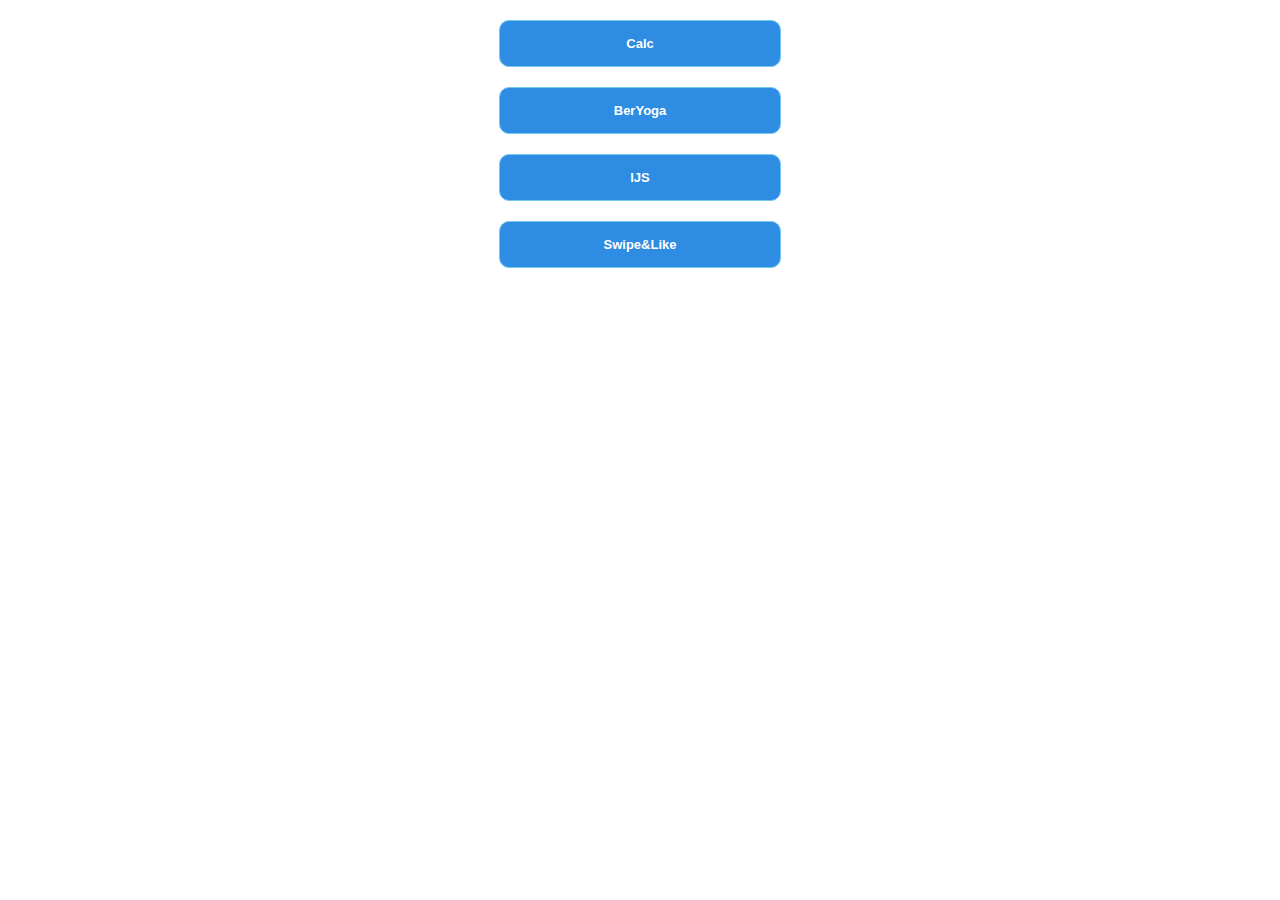
<file: index.html>
<!doctype html>
<html lang="en">
<head>
    <meta charset="UTF-8">
    <meta name="viewport"
          content="width=device-width, user-scalable=no, initial-scale=1.0, maximum-scale=1.0, minimum-scale=1.0">
    <meta http-equiv="X-UA-Compatible" content="ie=edge">
    <link rel="stylesheet" href="style.css">
    <title>aevser</title>
</head>
<body>
    <div class="layout__name">
        <a href="calc/index.html">Calc</a>
    </div>
    <div class="layout__name">
        <a href="beryoga/index.html">BerYoga</a>
    </div>
    <div class="layout__name">
        <a href="IJS/index.html">IJS</a>
    </div>
    <div class="layout__name">
        <a href="swipelike/index.html">Swipe&Like</a>
    </div>
</body>
</html>
</file>
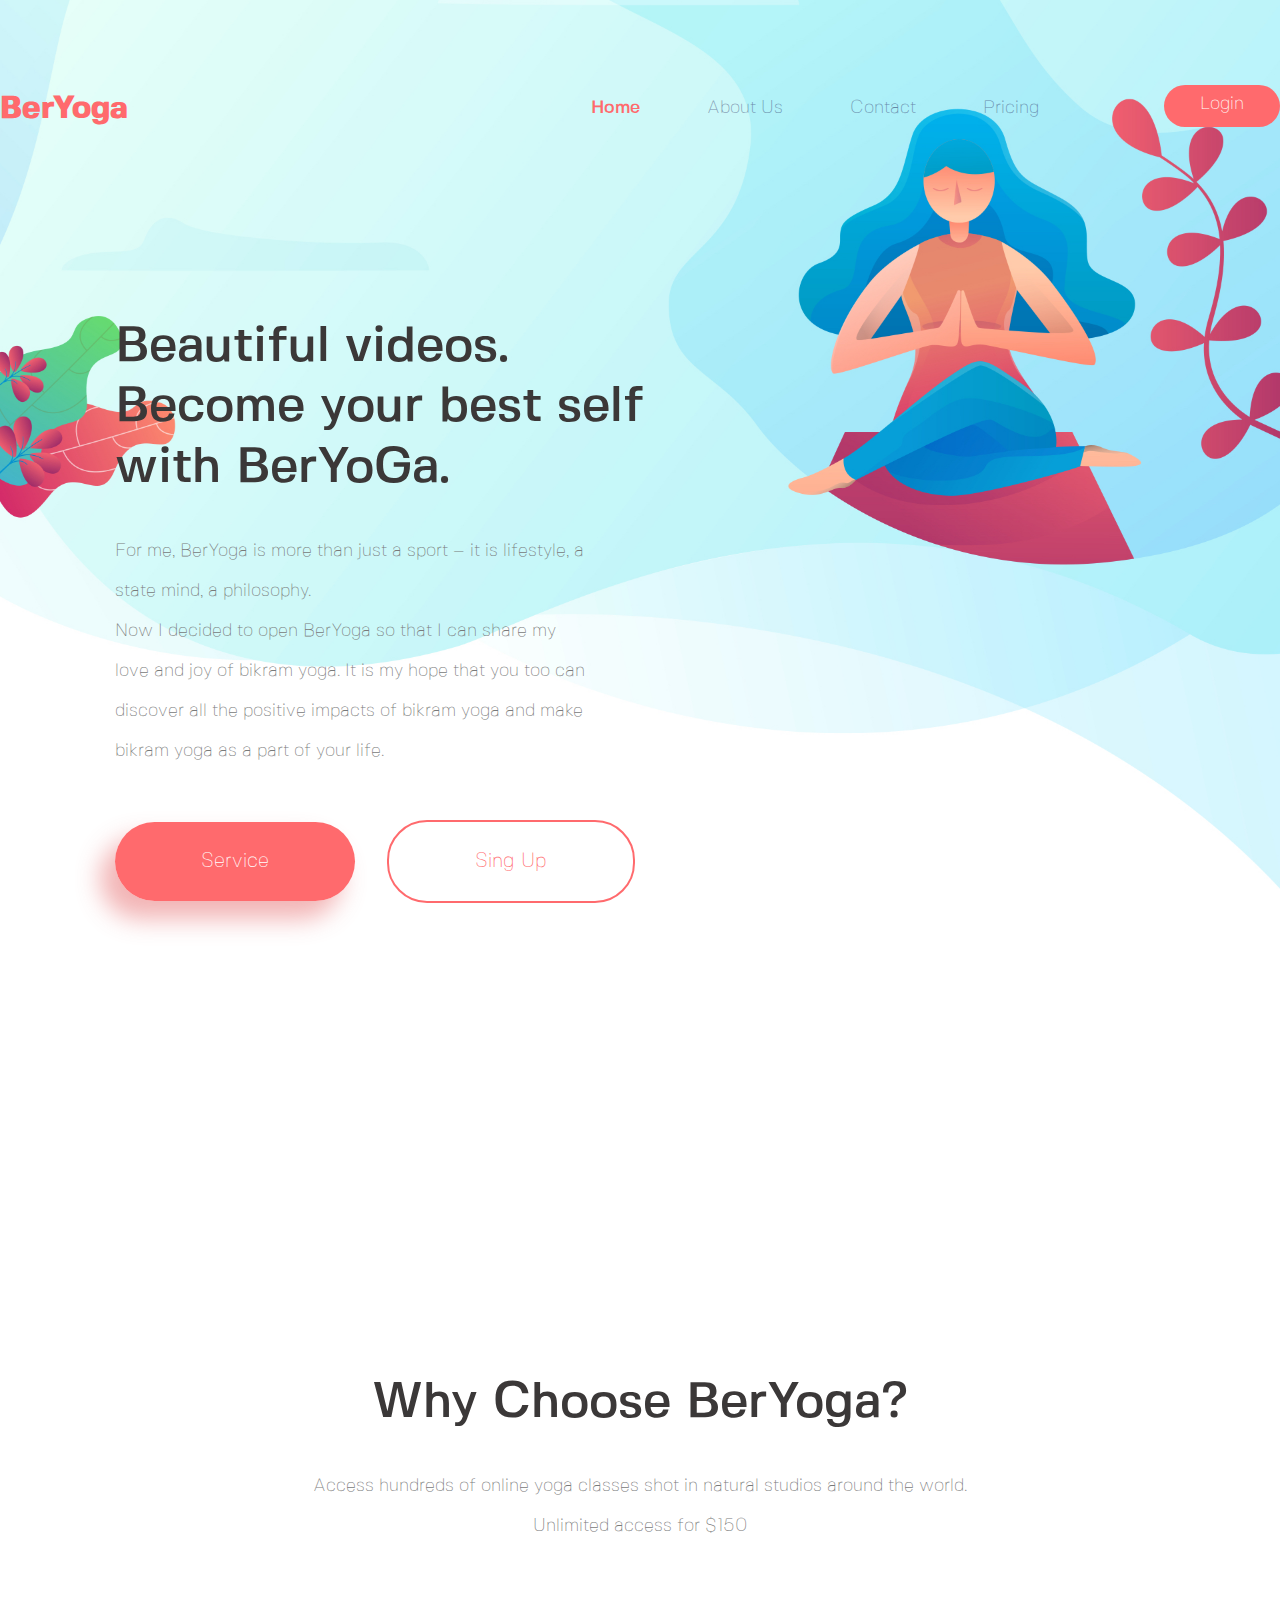
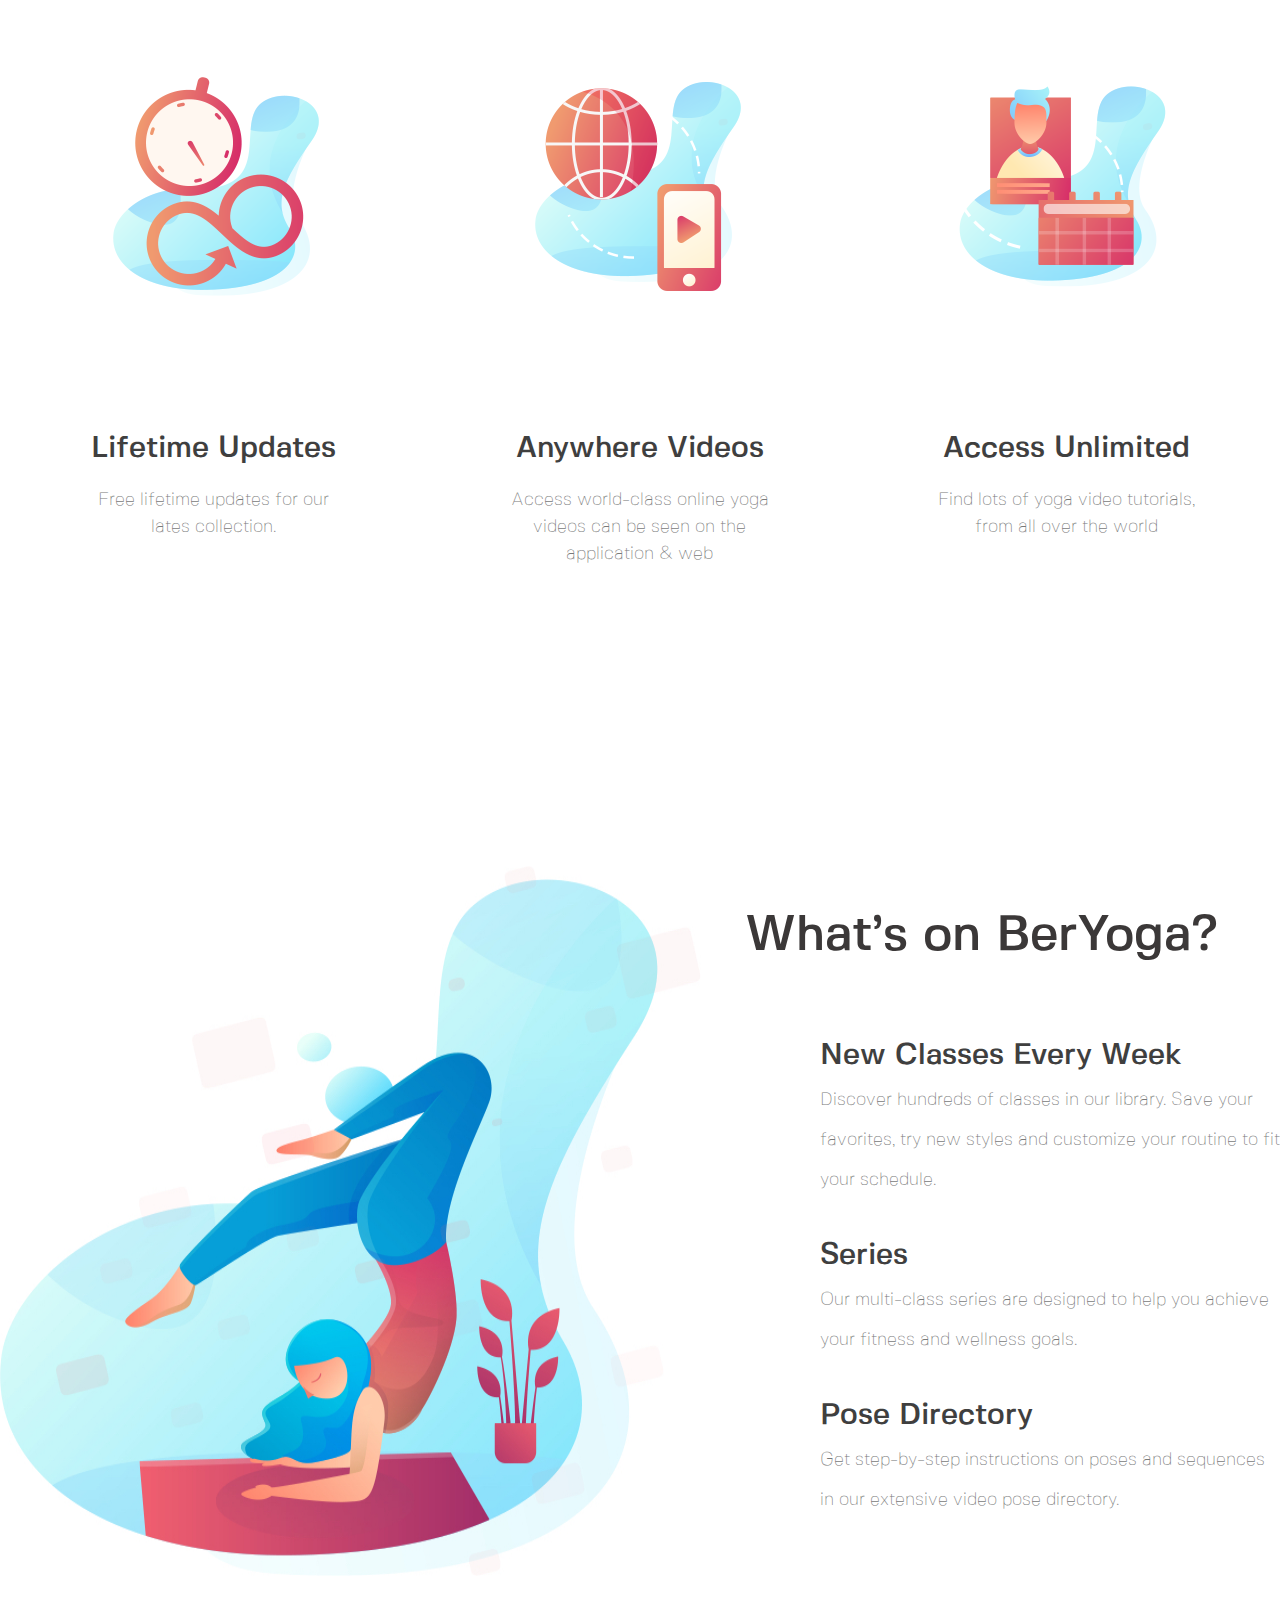
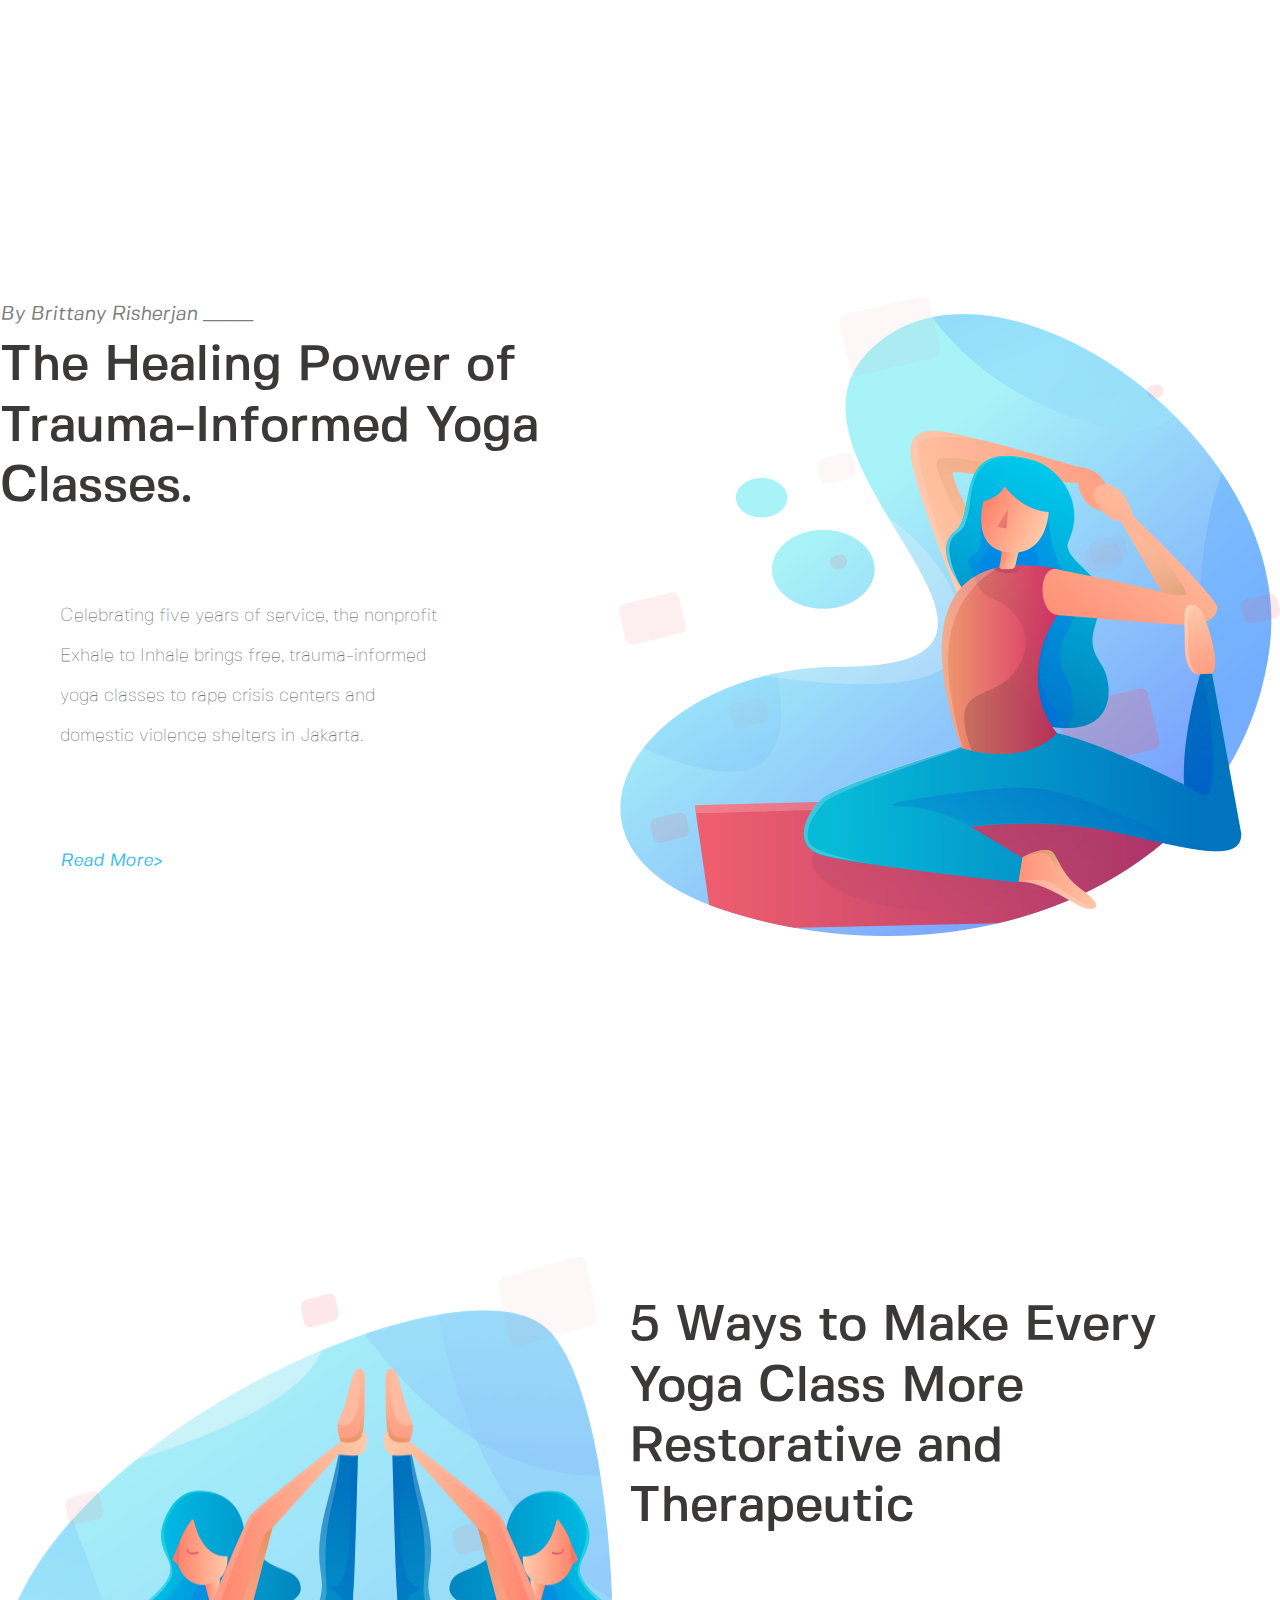
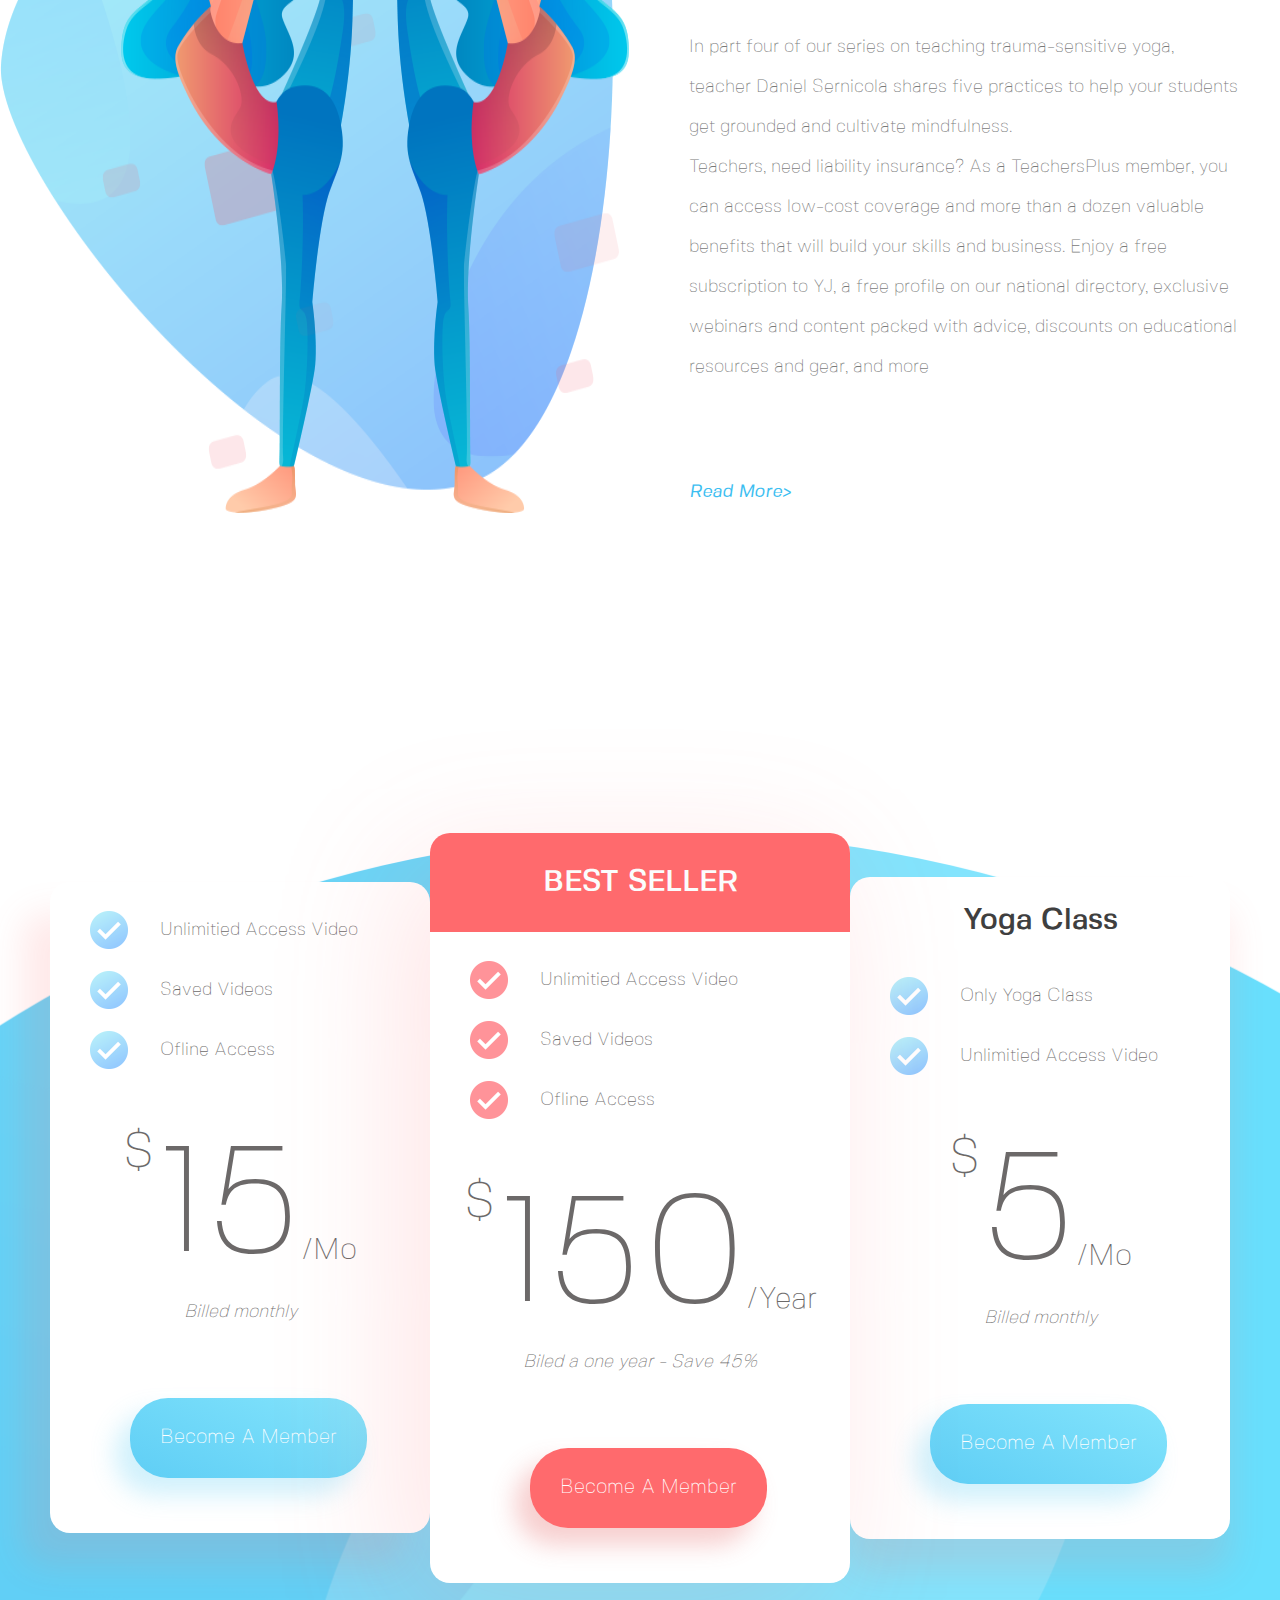
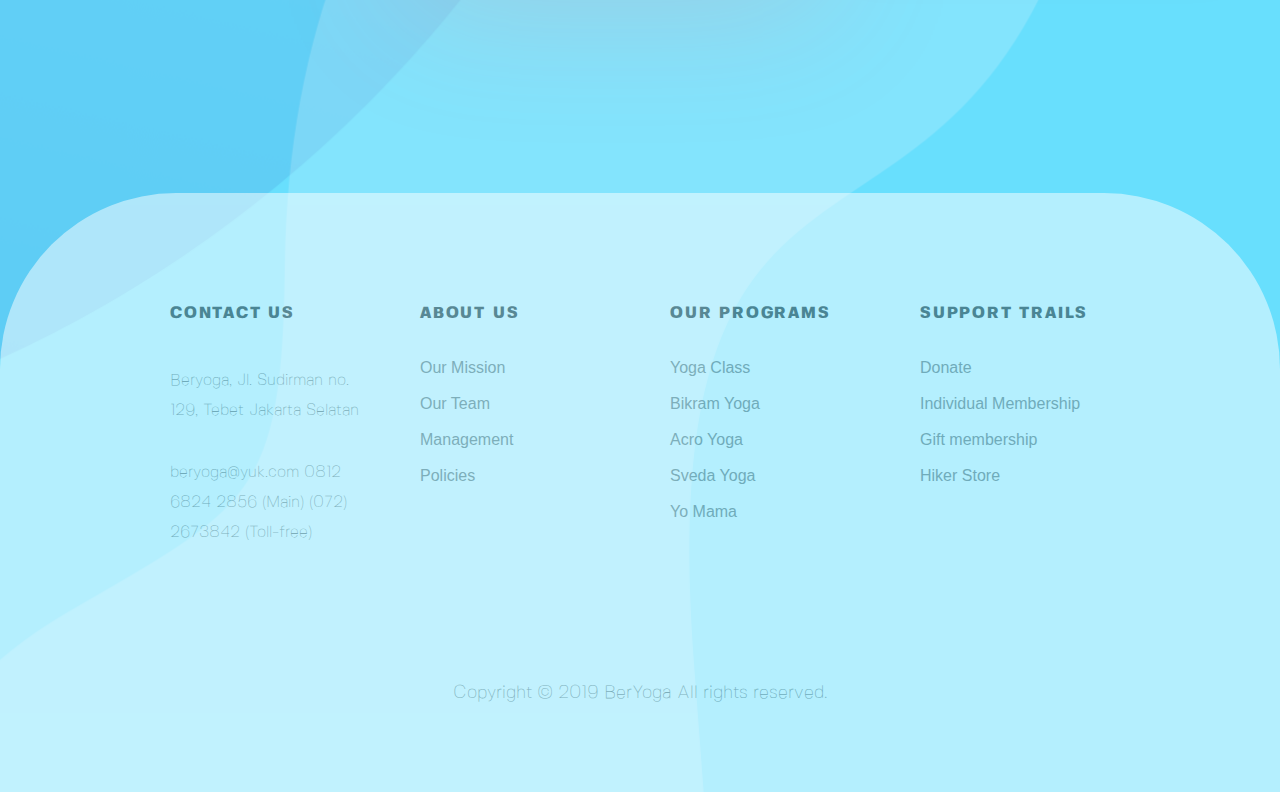
<file: beryoga/index.html>
<!doctype html>
<html lang="en">
<head>
    <meta charset="UTF-8">
    <meta name="viewport"
          content="width=device-width, user-scalable=no, initial-scale=1.0, maximum-scale=1.0, minimum-scale=1.0">
    <meta http-equiv="X-UA-Compatible" content="ie=edge">
    <link rel="stylesheet" href="https://use.fontawesome.com/releases/v5.7.2/css/all.css" integrity="sha384-fnmOCqbTlWIlj8LyTjo7mOUStjsKC4pOpQbqyi7RrhN7udi9RwhKkMHpvLbHG9Sr" crossorigin="anonymous">
    <link rel="stylesheet" href="css/main.css">
    <title>BerYoga</title>
</head>
<body>
    <header class="header">
        <div class="wrapper">
            <div class="header__top flex">
                <span class="header__logo">BerYoga</span>
                <nav class="header__menu flex">
                    <a href="#" class="menu__link menu__link--active">Home</a>
                    <a href="#" class="menu__link">About Us</a>
                    <a href="#" class="menu__link">Contact</a>
                    <a href="#" class="menu__link">Pricing</a>
                    <a href="#" class="menu__login">Login</a>
                </nav>
            </div>
            <div class="header__info">
                <h1 class="info__heading">Beautiful videos. Become your best self with BerYoGa.</h1>
                <p class="info__paragraph">For me, BerYoga is more than just a sport – it is lifestyle, a state mind, a philosophy.<br>Now I decided to open BerYoga so that I can share my love and joy of bikram yoga.  It is my hope that you too can discover all the positive impacts of bikram yoga and make bikram yoga as a part of your life.</p>
                <div class="info__buttons">
                    <a href="#" class="button">Service</a>
                    <a href="#" class="button button--opacity">Sing Up</a>
                </div>
            </div>
        </div>
    </header>
   <section class="adventages text-center">
       <div class="wrapper">
            <h1 class="adventages__heading">Why Choose BerYoga?</h1>
           <p class="adventages__paragraph">Access hundreds of online yoga classes shot in natural studios around the world. Unlimited access for $150</p>
           <div class="adventages__list flex">
               <div class="list__item flex">
                   <h2 class="item__heading">Lifetime Updates</h2>
                   <p class="item__paragraph">Free lifetime updates for our lates collection.</p>
               </div>
               <div class="list__item flex">
                   <h2 class="item__heading">Anywhere Videos</h2>
                   <p class="item__paragraph">Access world-class online yoga videos can be seen on the application & web</p>
               </div>
               <div class="list__item flex">
                   <h2 class="item__heading">Access Unlimited</h2>
                   <p class="item__paragraph">Find lots of yoga video tutorials, from all over the world</p>
               </div>
           </div>
       </div>
   </section>
   <section class="aboutus">
       <div class="wrapper">
           <div class="aboutus__item flex">
               <img src="img/yoga.jpg" alt="" class="item__image">
               <div class="description">
                   <h1 class="description__heading">What’s on BerYoga?</h1>
                   <div class="description__list">
                       <div class="list__item">
                           <h2 class="item__heading">New Classes Every Week</h2>
                           <p class="item__paragraph">Discover hundreds of classes in our library. Save your favorites, try new styles and customize your routine to fit your schedule.</p>
                       </div>
                       <div class="list__item">
                           <h2 class="item__heading">Series</h2>
                           <p class="item__paragraph">Our multi-class series are designed to help you achieve your fitness and wellness goals.</p>
                       </div>
                       <div class="list__item">
                           <h2 class="item__heading">Pose Directory</h2>
                           <p class="item__paragraph">Get step-by-step instructions on poses and sequences in our extensive video pose directory.</p>
                       </div>
                   </div>
               </div>
           </div>
           <div class="aboutus__item flex">
               <img src="img/yoga-2.jpg" alt="" class="item__image">
               <div class="description">
                   <span class="description__author">By Brittany Risherjan _____</span>
                   <h1 class="description__heading">The Healing Power of Trauma-Informed Yoga Classes.</h1>
                   <p class="description__paragraph">Celebrating five years of service, the nonprofit Exhale to Inhale brings free, trauma-informed yoga classes to rape crisis centers and domestic violence shelters in Jakarta.</p>
                   <a href="#" class="description__link">Read More></a>
               </div>
           </div>
           <div class="aboutus__item flex">
               <img src="img/yoga-3.png" alt="" class="item__image">
               <div class="description">
                   <h1 class="description__heading">5 Ways to Make Every Yoga Class More Restorative and Therapeutic</h1>
                   <p class="description__paragraph">In part four of our series on teaching trauma-sensitive yoga, teacher Daniel Sernicola shares five practices to help your students get grounded and cultivate mindfulness.
                       <br>
                       Teachers, need liability insurance? As a TeachersPlus member, you can access low-cost coverage and more than a dozen valuable benefits that will build your skills and business. Enjoy a free subscription to YJ, a free profile on our national directory, exclusive webinars and content packed with advice, discounts on educational resources and gear, and more</p>
                   <a href="#" class="description__link">Read More></a>
               </div>
           </div>
       </div>
   </section>
    <footer class="footer">
        <div class="wrapper">
            <div class="pricing flex">
                <div class="pricing__item">
                    <ul class="advantages__list">
                        <li class="list__item">Unlimitied Access Video</li>
                        <li class="list__item">Saved Videos</li>
                        <li class="list__item">Ofline Access</li>
                    </ul>
                    <div class="pricing__price text-center">
                        <sup>$</sup>15<sub>/Mo</sub>
                        <div class="pricing__description">Billed monthly</div>
                    </div>
                    <div class="button">Become A Member</div>
                </div>
                <div class="pricing__item">
                    <div class="pricing__label text-center">Best Seller</div>
                    <ul class="advantages__list">
                        <li class="list__item">Unlimitied Access Video</li>
                        <li class="list__item">Saved Videos</li>
                        <li class="list__item">Ofline Access</li>
                    </ul>
                    <div class="pricing__price text-center">
                        <sup>$</sup>150<sub>/Year</sub>
                        <div class="pricing__description">Biled a one year - Save 45%</div>

                    </div>
                    <div class="button">Become A Member</div>
                </div>
                <div class="pricing__item">
                    <h2 class="pricing__header text-center">Yoga Class</h2>
                    <ul class="advantages__list">
                        <li class="list__item">Only Yoga Class </li>
                        <li class="list__item">Unlimitied Access Video</li>
                    </ul>
                    <div class="pricing__price text-center">
                        <sup>$</sup>5<sub>/Mo</sub>
                        <div class="pricing__description">Billed monthly</div>
                    </div>
                    <div class="button">Become A Member</div>
                </div>
            </div>
            <div class="sitemap">
                <div class="sitemap__list flex">
                    <div class="sitemap__item flex">
                        <h3 class="item__heading">CONTACT us</h3>
                        <p class="item__paragraph">Beryoga, Jl. Sudirman
                            no. 129, Tebet
                            Jakarta Selatan</p>
                        <p class="item__paragraph">beryoga@yuk.com
                            0812 6824 2856 (Main)
                            (072) 2673842  (Toll-free)</p>
                    </div>
                    <div class="sitemap__item flex">
                        <h3 class="item__heading">About us</h3>
                        <a href="#" class="item__link">Our Mission</a>
                        <a href="#" class="item__link">Our Team</a>
                        <a href="#" class="item__link">Management</a>
                        <a href="#" class="item__link">Policies</a>
                    </div>
                    <div class="sitemap__item flex">
                        <h3 class="item__heading">Our Programs</h3>
                        <a href="#" class="item__link">Yoga Class</a>
                        <a href="#" class="item__link">Bikram Yoga</a>
                        <a href="#" class="item__link">Acro Yoga</a>
                        <a href="#" class="item__link">Sveda Yoga</a>
                        <a href="#" class="item__link">Yo Mama</a>
                    </div>
                    <div class="sitemap__item flex">
                        <h3 class="item__heading">support trails</h3>
                        <a href="#" class="item__link">Donate</a>
                        <a href="#" class="item__link">Individual Membership</a>
                        <a href="#" class="item__link">Gift membership</a>
                        <a href="#" class="item__link">Hiker Store</a>
                    </div>
                </div>
                <div class="sitemap__copyright text-center">
                    <p>Copyright © 2019 BerYoga All rights reserved.</p>
                </div>
            </div>
        </div>
    </footer>
</body>
</html>
</file>
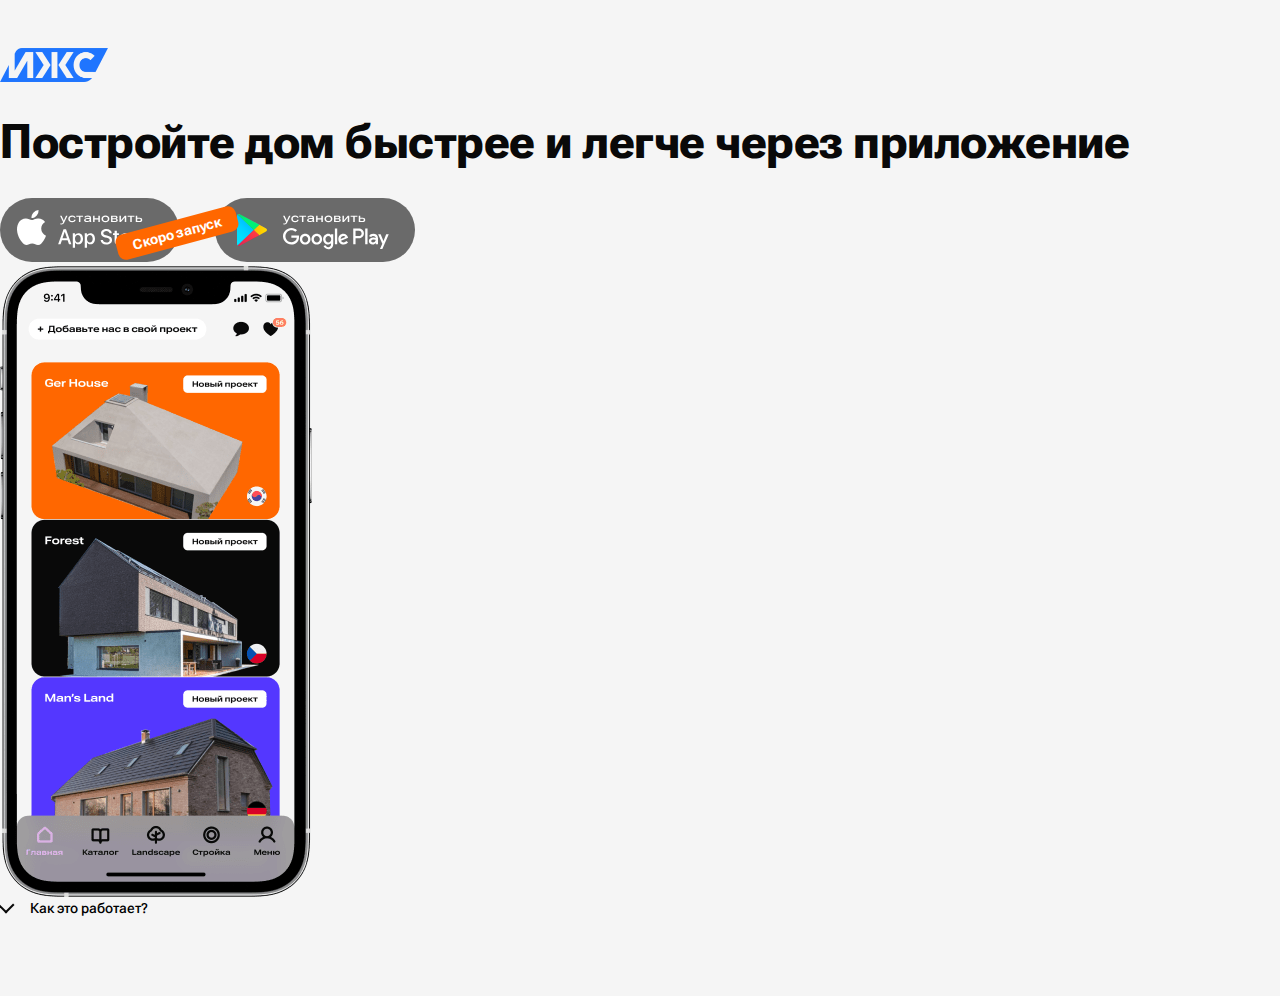
<file: IJS/index.html>
<!DOCTYPE html>
<html lang="ru">
	<head>
		<meta charset="UTF-8">
		<meta http-equiv="X-UA-Compatible" content="IE=edge">
		<meta name="viewport" content="width=device-width, initial-scale=1.0">
		<title>template</title>
		<link href="https://cdn.jsdelivr.net/npm/bootstrap@5.2.0-beta1/dist/css/bootstrap.min.css" rel="stylesheet" integrity="sha384-0evHe/X+R7YkIZDRvuzKMRqM+OrBnVFBL6DOitfPri4tjfHxaWutUpFmBp4vmVor" crossorigin="anonymous">
		<link href="https://fonts.googleapis.com/css2?family=Roboto+Flex:opsz,wght@8..144,400;8..144,500;8..144,700;8..144,800&display=swap" rel="stylesheet">
		<link rel="stylesheet" href="css/app.min.css">
	</head>
	<body>
		
		<section class="screen">
			<div class="container">
				<div class="row">
					<div class="col-md-6 d-flex flex-column justify-content-between">
						<div class="block h-100">
							<a href="#" class="logo">
								<img src="images/Logo.png" alt="">
							</a>
							<div class="block-content h-100 d-flex flex-column justify-content-center">
								<h1 class="h1 mb-5">Постройте дом быстрее и легче через приложение</h1>
								<div class="app-buttons">
									<a href="#" class="app-button app-button-label">
										<img src="images/app.svg" alt="">
									</a>
									<a href="#" class="app-button">
										<img src="images/goo.svg" alt="">
									</a>
								</div>
							</div>
						</div>
					</div>
					<div class="col-md-6">
						<div class="block d-flex justify-content-center">
							<img src="images/tell.png" alt="">
						</div>
					</div>
					<div class="col-12">
						<div class="next d-flex justify-content-center mt-5">
							<div class="next-text">
								Как это работает?
							</div>
						</div>
					</div>
				</div>
			</div>
		</section>
		
		<script src="https://cdn.jsdelivr.net/npm/bootstrap@5.2.0-beta1/dist/js/bootstrap.bundle.min.js" integrity="sha384-pprn3073KE6tl6bjs2QrFaJGz5/SUsLqktiwsUTF55Jfv3qYSDhgCecCxMW52nD2" crossorigin="anonymous"></script>
		<script src="js/app.min.js"></script>
	</body>
</html>
</file>
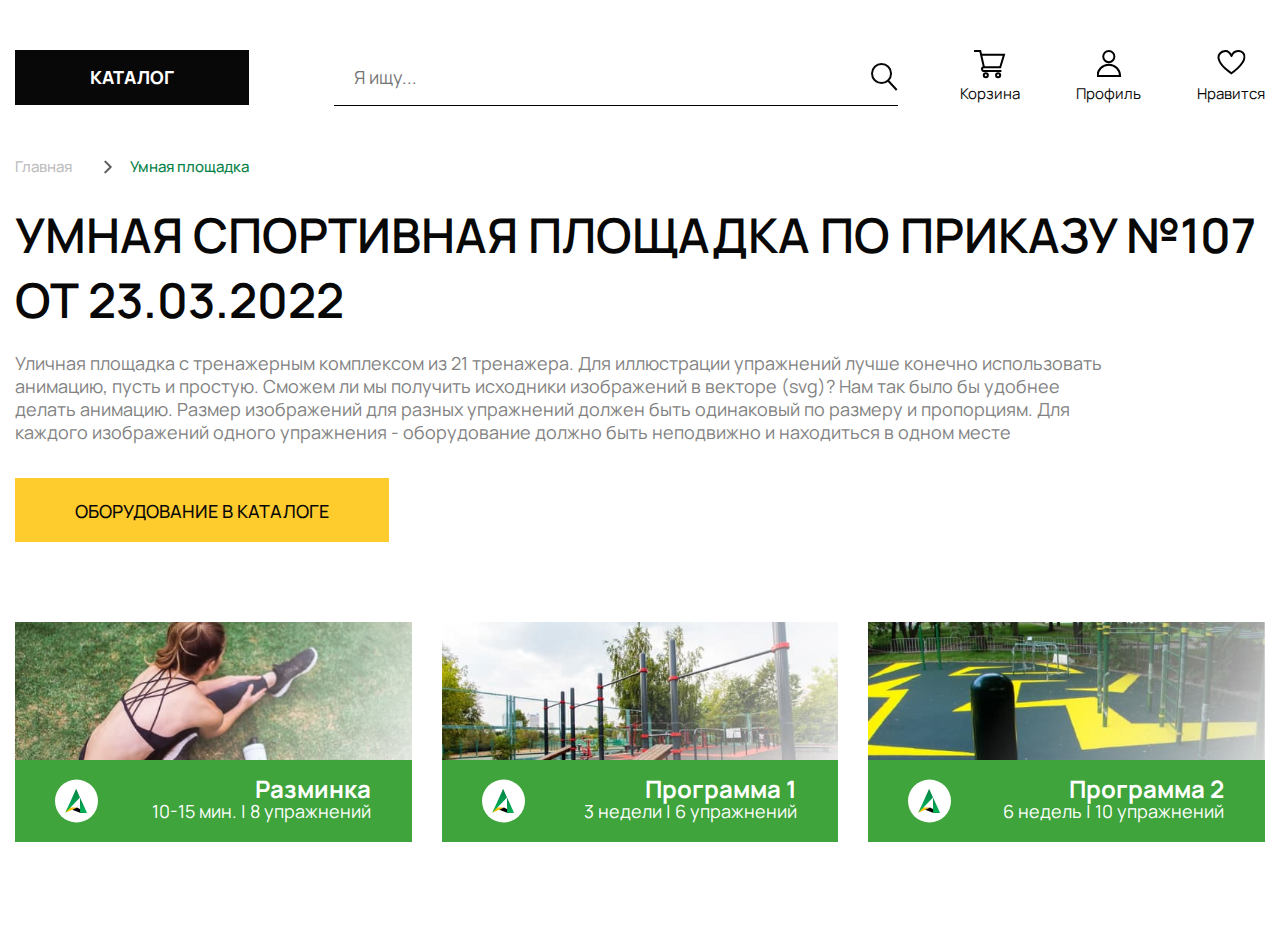
<file: swipelike/index.html>
<!DOCTYPE html>
<html lang="ru">
	<head>
		<meta charset="UTF-8">
		<meta http-equiv="X-UA-Compatible" content="IE=edge">
		<meta name="viewport" content="width=device-width, initial-scale=1.0">
		<title>template</title>
		<link rel="stylesheet" href="css/app.min.css">
	</head>
	<body>
		
		<div class="wrapper">
		
			<header class="header">
				<div class="header__inner">
					<div class="header__catalog catalog">
						Каталог 
					</div>
					<form class="header__search search">
						<input type="text" class="search__input" placeholder="Я ищу...">
						<button class="search__btn"></button>
					</form>
					<div class="header__additional-menu additional-menu">
						<div class="additional-menu__item additional-menu__item_search d-mob">
							<span class="additional-menu__item-title">Поиск</span>
						</div>
						<div class="additional-menu__item additional-menu__item_cart">
							<span class="additional-menu__item-title">Корзина</span>
						</div>
						<div class="additional-menu__item additional-menu__item_profile">
							<span class="additional-menu__item-title">Профиль</span>
						</div>
						<div id="like" class="additional-menu__item additional-menu__item_like">
							<span class="additional-menu__item-title">Нравится</span>
						</div>
					</div>
				</div>
			</header>

			<div class="breadcrumbs">
				<a href="javascript:void(0);" class="breadcrumbs__item ">
					Главная
				</a>
				<span  class="breadcrumbs__item">
					Умная площадка
				</span>
			</div>

			<section class="main">
				<h1>
					УМНАЯ СПОРТИВНАЯ ПЛОЩАДКА по приказу №107 ОТ 23.03.2022
				</h1>
				<div class="main__content">
					<p>Уличная площадка с тренажерным комплексом из 21 тренажера. Для иллюстрации упражнений лучше конечно использовать анимацию, пусть и простую. Сможем ли мы получить исходники изображений в векторе (svg)? Нам так было бы удобнее делать анимацию. Размер изображений для разных упражнений должен быть одинаковый по размеру и пропорциям. Для каждого изображений одного упражнения - оборудование должно быть неподвижно и находиться в одном месте</p>
					<a href="javascript:void(0);" class="btn">Оборудование в каталоге</a>
				</div>
				<div class="programs">
					<a href="javascript:void(0);" class="programs__item">
						<img src="images/dest/program01.jpg" alt="" class="programs__item-img">
						<div class="programs__item-text">
							<div class="programs__item-title">Разминка</div>
							<div class="programs__item-description">10-15 мин. | 8 упражнений</div>
						</div>
					</a>
					<a href="javascript:void(0);" class="programs__item">
						<img src="images/dest/program02.jpg" alt="" class="programs__item-img">
						<div class="programs__item-text">
							<div class="programs__item-title">Программа 1</div>
							<div class="programs__item-description">3 недели | 6 упражнений</div>
						</div>
					</a>
					<a href="javascript:void(0);" class="programs__item">
						<img src="images/dest/program03.jpg" alt="" class="programs__item-img">
						<div class="programs__item-text">
							<div class="programs__item-title">Программа 2</div>
							<div class="programs__item-description">6 недель | 10 упражнений</div>
						</div>
					</a>
				</div>
			</section>			

		</div>

		
		<!-- Подключаем скрипты проекта -->
		<script src="js/app.min.js"></script>
	</body>
</html>
</file>
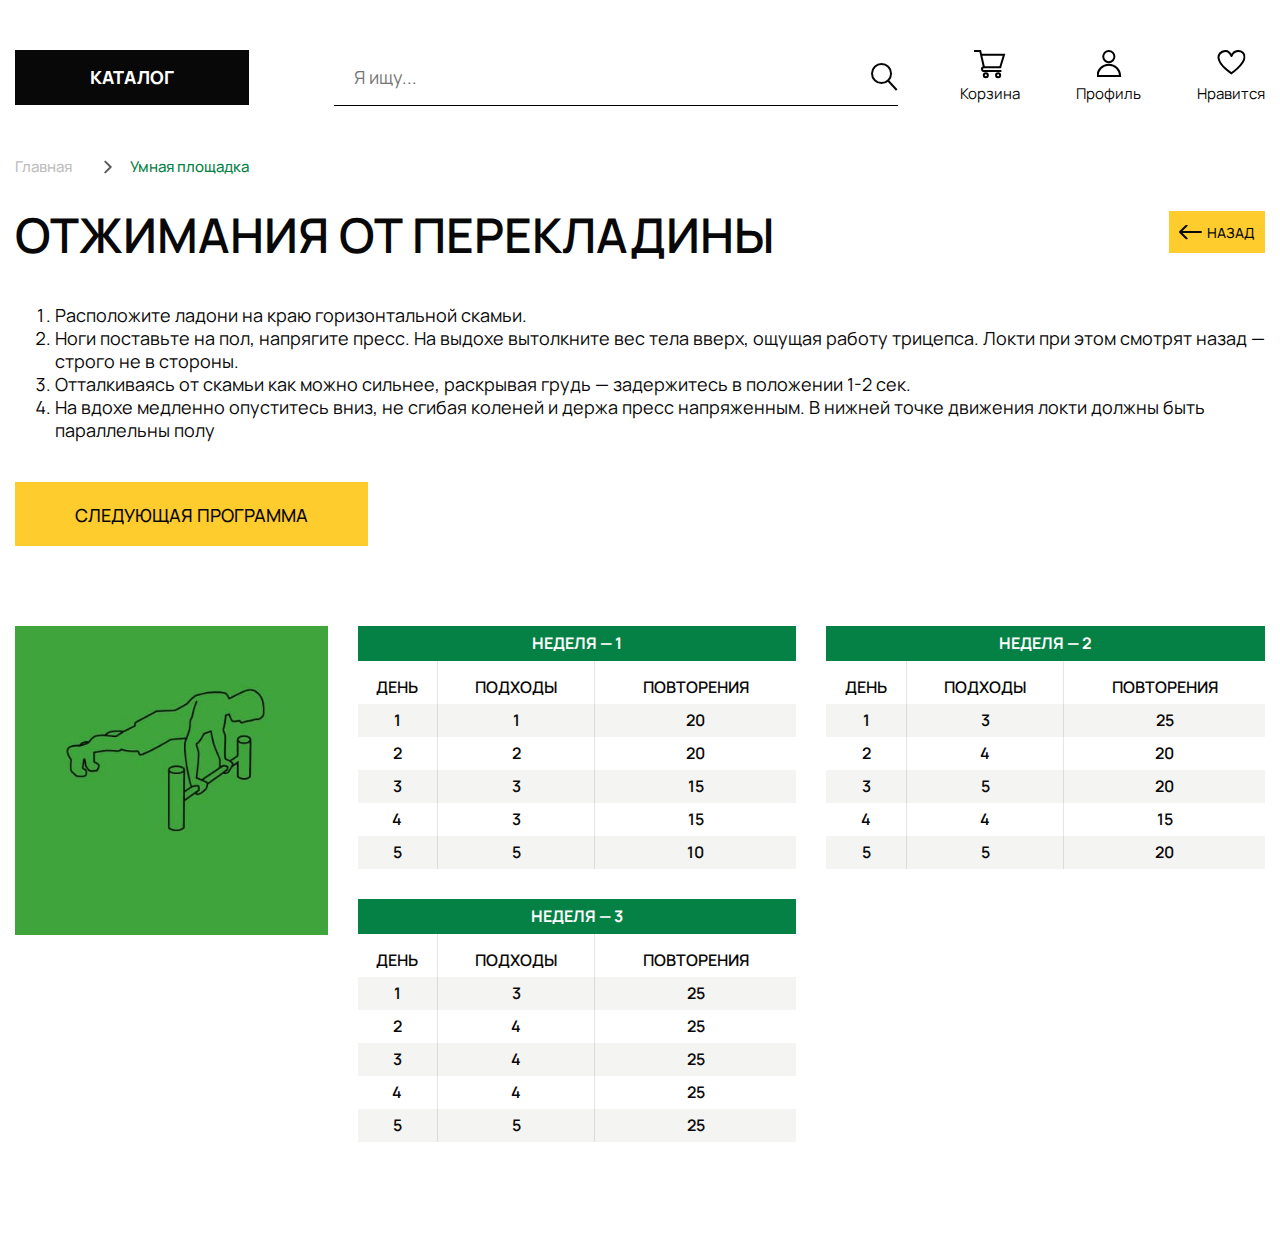
<file: swipelike/exerciese.html>
<!DOCTYPE html>
<html lang="ru">
	<head>
		<meta charset="UTF-8">
		<meta http-equiv="X-UA-Compatible" content="IE=edge">
		<meta name="viewport" content="width=device-width, initial-scale=1.0">
		<title>template</title>
		<link rel="stylesheet" href="css/app.min.css">
	</head>
	<body>
		
		<div class="wrapper">
		
			<header class="header">
				<div class="header__inner">
					<div class="header__catalog catalog">
						Каталог 
					</div>
					<form class="header__search search">
						<input type="text" class="search__input" placeholder="Я ищу...">
						<button class="search__btn"></button>
					</form>
					<div class="header__additional-menu additional-menu">
						<div class="additional-menu__item additional-menu__item_search d-mob">
							<span class="additional-menu__item-title">Поиск</span>
						</div>
						<div class="additional-menu__item additional-menu__item_cart">
							<span class="additional-menu__item-title">Корзина</span>
						</div>
						<div class="additional-menu__item additional-menu__item_profile">
							<span class="additional-menu__item-title">Профиль</span>
						</div>
						<div id="like" class="additional-menu__item additional-menu__item_like">
							<span class="additional-menu__item-title">Нравится</span>
						</div>
					</div>
				</div>
			</header>

			<div class="breadcrumbs">
				<a href="javascript:void(0);" class="breadcrumbs__item ">
					Главная
				</a>
				<span  class="breadcrumbs__item">
					Умная площадка
				</span>
			</div>

			<section class="main">
				<div class="title">
					<h1>
						Отжимания  от перекладины
					</h1>
					<img src="images/dest/exercise01.jpg" class="exercise-img d-mob" alt="">

					<a href="" class="btn btn_back">Назад</a>
				</div>
				<ol>
					<li>Расположите ладони на краю горизонтальной скамьи.</li>
					<li>Ноги поставьте на пол, напрягите пресс. На выдохе вытолкните вес тела вверх, ощущая работу трицепса. Локти при этом смотрят назад — строго не в стороны.</li>
					<li>Отталкиваясь от скамьи как можно сильнее, раскрывая грудь — задержитесь в положении 1-2 сек.</li>
					<li>На вдохе медленно опуститесь вниз, не сгибая коленей и держа пресс напряженным. В нижней точке движения локти должны быть параллельны полу</li>
				</ol>
				<a href="javascript:void(0);" class="btn">Следующая программа</a>
				<div class="exercise">
					<div class="exercise__img d-deck">
						<img src="images/dest/exercise01.jpg" alt="">
					</div>
					<div class="exercise__content">
						<table class="table exercise__table">
							<thead>
								<tr>
									<th colspan="3">Неделя — 1</th>
								</tr>
							</thead>
							<tr>
								<td>День</td>
								<td>Подходы</td>
								<td>повторения</td>
							</tr>
							<tr>
								<td>1</td>
								<td>1</td>
								<td>20</td>
							</tr>
							<tr>
								<td>2</td>
								<td>2</td>
								<td>20</td>
							</tr>
							<tr>
								<td>3</td>
								<td>3</td>
								<td>15</td>
							</tr>
							<tr>
								<td>4</td>
								<td>3</td>
								<td>15</td>
							</tr>
							<tr>
								<td>5</td>
								<td>5</td>
								<td>10</td>
							</tr>
						</table>
						<table class="table exercise__table">
							<thead>
								<tr>
									<th colspan="3">Неделя — 2</th>
								</tr>
							</thead>
							<tr>
								<td>День</td>
								<td>Подходы</td>
								<td>повторения</td>
							</tr>
							<tr>
								<td>1</td>
								<td>3</td>
								<td>25</td>
							</tr>
							<tr>
								<td>2</td>
								<td>4</td>
								<td>20</td>
							</tr>
							<tr>
								<td>3</td>
								<td>5</td>
								<td>20</td>
							</tr>
							<tr>
								<td>4</td>
								<td>4</td>
								<td>15</td>
							</tr>
							<tr>
								<td>5</td>
								<td>5</td>
								<td>20</td>
							</tr>
						</table>
						<table class="table exercise__table">
							<thead>
								<tr>
									<th colspan="3">Неделя — 3</th>
								</tr>
							</thead>
							<tr>
								<td>День</td>
								<td>Подходы</td>
								<td>повторения</td>
							</tr>
							<tr>
								<td>1</td>
								<td>3</td>
								<td>25</td>
							</tr>
							<tr>
								<td>2</td>
								<td>4</td>
								<td>25</td>
							</tr>
							<tr>
								<td>3</td>
								<td>4</td>
								<td>25</td>
							</tr>
							<tr>
								<td>4</td>
								<td>4</td>
								<td>25</td>
							</tr>
							<tr>
								<td>5</td>
								<td>5</td>
								<td>25</td>
							</tr>
						</table>
					</div>
				</div>
				<div class="trainer d-mob">
					<div class="trainer__title h1">Тренажер используемый для упражнения</div>
					<div class="trainer__content">
						<img src="images/dest/trainer.png" alt="">
						<div class="trainer__name">
							Силовой тренажер
						</div>
					</div>
				</div>
			</section>	

		</div>

		
		<!-- Подключаем скрипты проекта -->
		<script src="js/app.min.js"></script>
	</body>
</html>
</file>
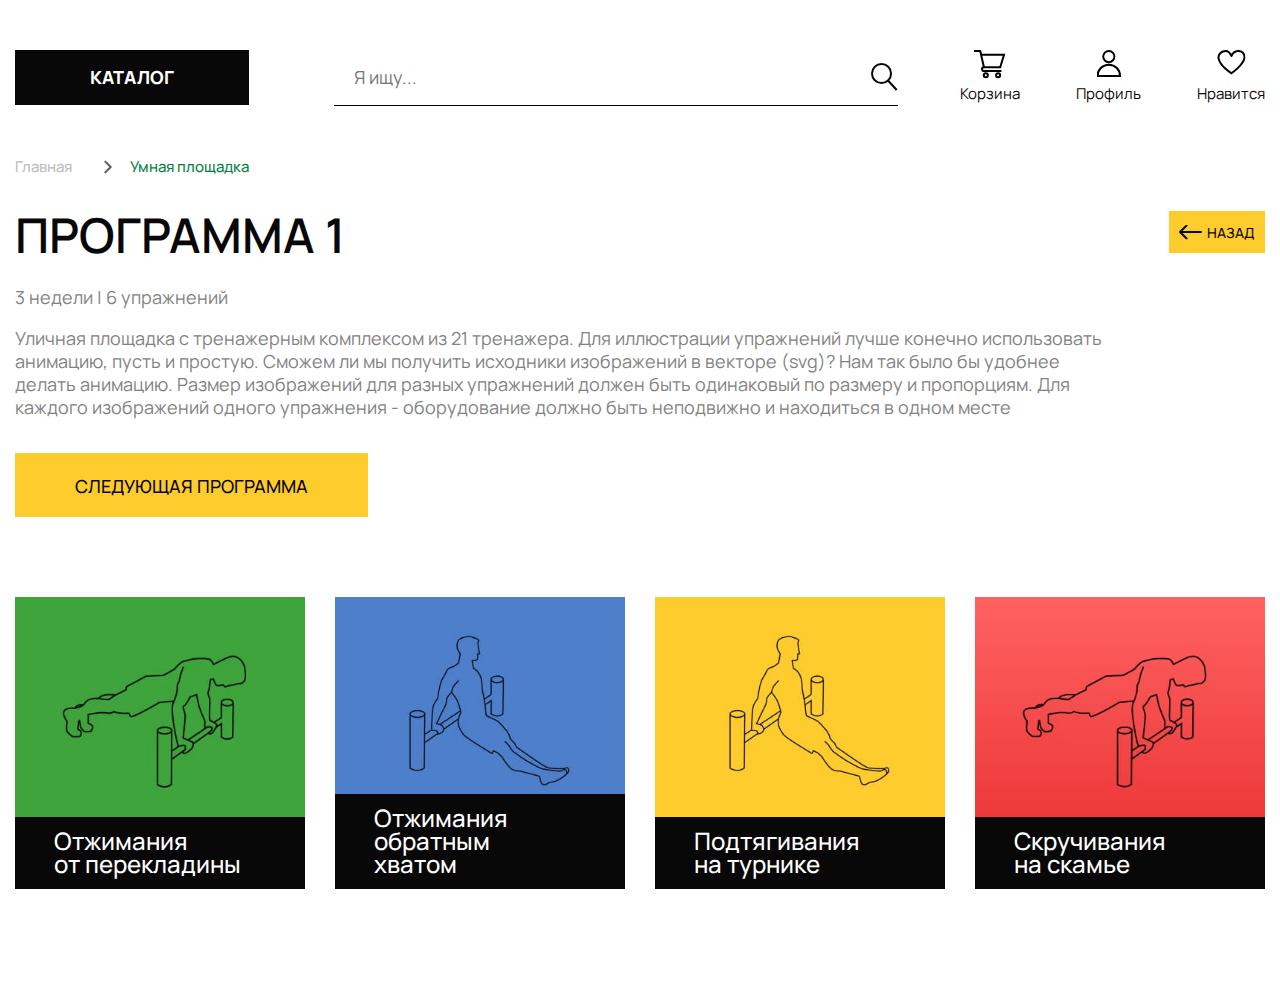
<file: swipelike/program.html>
<!DOCTYPE html>
<html lang="ru">
	<head>
		<meta charset="UTF-8">
		<meta http-equiv="X-UA-Compatible" content="IE=edge">
		<meta name="viewport" content="width=device-width, initial-scale=1.0">
		<title>template</title>
		<link rel="stylesheet" href="css/app.min.css">
	</head>
	<body>
		
		<div class="wrapper">
		
			<header class="header">
				<div class="header__inner">
					<div class="header__catalog catalog">
						Каталог 
					</div>
					<form class="header__search search">
						<input type="text" class="search__input" placeholder="Я ищу...">
						<button class="search__btn"></button>
					</form>
					<div class="header__additional-menu additional-menu">
						<div class="additional-menu__item additional-menu__item_search d-mob">
							<span class="additional-menu__item-title">Поиск</span>
						</div>
						<div class="additional-menu__item additional-menu__item_cart">
							<span class="additional-menu__item-title">Корзина</span>
						</div>
						<div class="additional-menu__item additional-menu__item_profile">
							<span class="additional-menu__item-title">Профиль</span>
						</div>
						<div id="like" class="additional-menu__item additional-menu__item_like">
							<span class="additional-menu__item-title">Нравится</span>
						</div>
					</div>
				</div>
			</header>

			<div class="breadcrumbs">
				<a href="javascript:void(0);" class="breadcrumbs__item ">
					Главная
				</a>
				<span  class="breadcrumbs__item">
					Умная площадка
				</span>
			</div>

			<section class="main">
				<div class="title">
					<h1>
						Программа 1
					</h1>
					<a href="" class="btn btn_back">Назад</a>
				</div>
				<span>3 недели | 6 упражнений</span>
				<div class="main__content">
					<p>Уличная площадка с тренажерным комплексом из 21 тренажера. Для иллюстрации упражнений лучше конечно использовать анимацию, пусть и простую. Сможем ли мы получить исходники изображений в векторе (svg)? Нам так было бы удобнее делать анимацию. Размер изображений для разных упражнений должен быть одинаковый по размеру и пропорциям. Для каждого изображений одного упражнения - оборудование должно быть неподвижно и находиться в одном месте</p>
					<a href="javascript:void(0);" class="btn">Следующая программа</a>
				</div>
				<div class="exercises">
					<a href="javascript:void(0);" class="exercises__item">
						<img src="images/dest/exercise01.jpg" alt="" class="exercises__item-img">
						<div class="exercises__item-text">
							<div class="exercises__item-title">Отжимания <br> от перекладины</div>
						</div>
					</a>
					<a href="javascript:void(0);" class="exercises__item">
						<img src="images/dest/exercise02.jpg" alt="" class="exercises__item-img">
						<div class="exercises__item-text">
							<div class="exercises__item-title">Отжимания обратным <br> хватом</div>
						</div>
					</a>
					<a href="javascript:void(0);" class="exercises__item">
						<img src="images/dest/exercise03.jpg" alt="" class="exercises__item-img">
						<div class="exercises__item-text">
							<div class="exercises__item-title">Подтягивания <br> на турнике</div>
						</div>
					</a>
					<a href="javascript:void(0);" class="exercises__item">
						<img src="images/dest/exercise04.jpg" alt="" class="exercises__item-img">
						<div class="exercises__item-text">
							<div class="exercises__item-title">Скручивания <br> на скамье</div>
						</div>
					</a>
				</div>
			</section>			

		</div>

		
		<!-- Подключаем скрипты проекта -->
		<script src="js/app.min.js"></script>
	</body>
</html>
</file>
<file: style.css>
.layout__name{
    background: #2e8ce3;
    padding: 15px ;
    font-size: 13px;
    font-weight: bold;
    color: #fff;
    text-align: center;
    border: solid 1px #73c8f0;
    margin: 20px auto;
    width: 250px;
    border-radius: 10px;
    font-family: Arial, sans-serif;
}
.layout__name a{
    text-decoration: none;
    color: #fff;
}
</file>
<file: beryoga/css/main.css>
@import url(../libs/normalize-css/normalize.css);
@font-face {
  font-family: "Fivo Sans";
  src: url("../fonts/FivoSans-Thin.otf");
  font-weight: 300;
  font-style: normal; }

@font-face {
  font-family: "Fivo Sans";
  src: url("../fonts/FivoSans-Medium.otf");
  font-weight: 700;
  font-style: normal; }

@font-face {
  font-family: "Fivo Sans-Regular";
  src: url("../fonts/FivoSans-Regular.otf");
  font-weight: 700;
  font-style: normal; }

@font-face {
  font-family: "Fivo Sans - Heavy";
  src: url("../fonts/FivoSans-Heavy.otf");
  font-weight: 400;
  font-style: normal; }

@font-face {
  font-family: "Fivo Sans - Oblique";
  src: url("../fonts/FivoSans-Oblique.otf");
  font-weight: 400;
  font-style: italic; }

@font-face {
  font-family: "Fivo Sans - Thin";
  src: url("../fonts/FivoSans-Thin.otf");
  font-weight: 400;
  font-style: normal; }

* {
  -webkit-box-sizing: border-box;
          box-sizing: border-box; }
  *:before, *:after {
    -webkit-box-sizing: border-box;
            box-sizing: border-box; }

html, body {
  height: 100%; }

body {
  min-width: 320px;
  position: relative;
  font-family: "Fivo Sans", sans-serif;
  font-size: 18px;
  font-weight: 300;
  line-height: 40px;
  overflow-x: hidden;
  opacity: 1; }

.wrapper {
  max-width: 1300px;
  margin: 0 auto; }

h1 {
  color: #3b3838;
  font-size: 50px;
  font-weight: 700;
  line-height: 60.39px; }

h2 {
  color: #3f3f3f;
  font-size: 30px;
  font-weight: 600; }

h3 {
  color: #2e2e2e;
  font-size: 16px;
  font-weight: 400; }

p {
  color: #787979; }

a {
  color: #3cbef1;
  font-family: "Fivo Sans - Oblique", serif;
  text-decoration: none; }

.button {
  background: #ff6a6d;
  color: #fff;
  padding: 30px 86px;
  -webkit-box-shadow: -14px 17px 24px 1px rgba(226, 88, 91, 0.45), 0 0 7px rgba(255, 255, 255, 0.35);
          box-shadow: -14px 17px 24px 1px rgba(226, 88, 91, 0.45), 0 0 7px rgba(255, 255, 255, 0.35);
  -webkit-border-radius: 40px;
          border-radius: 40px;
  font-family: "Fivo Sans", sans-serif;
  font-size: 20px; }

.img-responsive {
  display: block;
  max-width: 100%;
  height: auto; }

.text-center {
  text-align: center; }

.flex {
  display: -webkit-box;
  display: -webkit-flex;
  display: -ms-flexbox;
  display: flex; }

.header {
  background: url(../img/header-bg.jpg) no-repeat;
  -webkit-background-size: 100% 100%;
          background-size: 100%; }
  .header__top {
    -webkit-box-pack: justify;
    -webkit-justify-content: space-between;
        -ms-flex-pack: justify;
            justify-content: space-between;
    padding: 85px 0 150px 0; }
    .header__top .header__logo {
      color: #ff6a6d;
      font-family: "Fivo Sans - Heavy", sans-serif;
      font-size: 32px;
      font-weight: 400;
      line-height: 48.34px; }
    .header__top .header__menu .menu__link {
      font-family: "Fivo Sans", sans-serif;
      font-size: 18px;
      opacity: 0.5;
      color: #1c2056;
      margin: auto 67px auto 0; }
      .header__top .header__menu .menu__link--active {
        color: #ff6a6d;
        opacity: 1;
        font-weight: bold; }
    .header__top .header__menu .menu__link:nth-child(4) {
      margin: auto 125px auto 0; }
    .header__top .header__menu .menu__login {
      color: #fff;
      height: 42px;
      padding: 0 36px;
      background: #ff6a6d;
      -webkit-border-radius: 21px;
              border-radius: 21px;
      font-family: "Fivo Sans", sans-serif; }
  .header__info {
    margin: 0 0 0 115px; }
    .header__info .info__heading {
      width: 538px; }
    .header__info .info__paragraph {
      width: 473px;
      margin: 0 0 70px 0; }
    .header__info .info__buttons {
      padding: 0 0 457px 0; }
      .header__info .info__buttons .button {
        margin: 0 27px 0 0; }
      .header__info .info__buttons .button--opacity {
        color: #ff6a6d;
        background: rgba(0, 0, 0, 0);
        border: 2px solid #ff6a6d;
        -webkit-box-shadow: none;
                box-shadow: none; }

.adventages {
  margin: 0 0 280px 0; }
  .adventages__paragraph {
    width: 656px;
    margin: 0 auto 130px; }
  .adventages__list {
    -webkit-justify-content: space-around;
        -ms-flex-pack: distribute;
            justify-content: space-around;
    -webkit-box-align: baseline;
    -webkit-align-items: baseline;
        -ms-flex-align: baseline;
            align-items: baseline; }
    .adventages__list .list__item {
      width: 265px;
      height: 482px;
      -webkit-box-orient: vertical;
      -webkit-box-direction: normal;
      -webkit-flex-direction: column;
          -ms-flex-direction: column;
              flex-direction: column;
      -webkit-box-pack: end;
      -webkit-justify-content: flex-end;
          -ms-flex-pack: end;
              justify-content: flex-end;
      background: url("../img/icons.png") no-repeat;
      background-position: 32px 0; }
      .adventages__list .list__item .item__heading {
        margin: 0; }
      .adventages__list .list__item .item__paragraph {
        line-height: 27px; }
    .adventages__list .list__item:nth-child(2) {
      background-position: -465px 0;
      height: 509px; }
    .adventages__list .list__item:nth-child(3) {
      background-position: -915px 0; }

.aboutus__item {
  -webkit-box-pack: justify;
  -webkit-justify-content: space-between;
      -ms-flex-pack: justify;
          justify-content: space-between;
  margin: 0 0 320px 0; }
  .aboutus__item .description__heading {
    margin: 40px 0 90px 0; }
  .aboutus__item .description__list {
    padding: 0 0 0 75px; }
    .aboutus__item .description__list .item__heading {
      margin: 0 0 25px 0;
      line-height: 0; }
    .aboutus__item .description__list .item__paragraph {
      width: 460px;
      margin: 0 0 55px 0; }
  .aboutus__item .description__author {
    opacity: 0.51;
    color: #000000;
    font-family: "Fivo Sans - Oblique", sans-serif;
    font-style: italic;
    font-size: 20px;
    line-height: 0; }
  .aboutus__item .description__paragraph {
    margin: 0 0 85px 60px;
    width: 381px; }
  .aboutus__item .description__link {
    margin: 0 0 0 60px;
    font-family: "Fivo Sans - Oblique", sans-serif;
    font-style: italic; }

.aboutus__item:nth-child(2) {
  -webkit-box-orient: horizontal;
  -webkit-box-direction: reverse;
  -webkit-flex-direction: row-reverse;
      -ms-flex-direction: row-reverse;
          flex-direction: row-reverse; }
  .aboutus__item:nth-child(2) .description__heading {
    margin: 0 0 80px 0; }

.aboutus__item:nth-child(3) .description__paragraph {
  width: 551px; }

@font-face {
  font-family: "Fivo Sans";
  src: url("../fonts/FivoSans-Thin.otf");
  font-weight: 300;
  font-style: normal; }

@font-face {
  font-family: "Fivo Sans";
  src: url("../fonts/FivoSans-Medium.otf");
  font-weight: 700;
  font-style: normal; }

@font-face {
  font-family: "Fivo Sans-Regular";
  src: url("../fonts/FivoSans-Regular.otf");
  font-weight: 700;
  font-style: normal; }

@font-face {
  font-family: "Fivo Sans - Heavy";
  src: url("../fonts/FivoSans-Heavy.otf");
  font-weight: 400;
  font-style: normal; }

@font-face {
  font-family: "Fivo Sans - Oblique";
  src: url("../fonts/FivoSans-Oblique.otf");
  font-weight: 400;
  font-style: italic; }

@font-face {
  font-family: "Fivo Sans - Thin";
  src: url("../fonts/FivoSans-Thin.otf");
  font-weight: 400;
  font-style: normal; }

.footer {
  background: url("../img/footer-bg.png") no-repeat;
  -webkit-background-size: cover;
          background-size: cover;
  background-position: center center; }
  .footer .pricing {
    -webkit-box-pack: center;
    -webkit-justify-content: center;
        -ms-flex-pack: center;
            justify-content: center;
    -webkit-box-align: center;
    -webkit-align-items: center;
        -ms-flex-align: center;
            align-items: center;
    margin: 0 0 210px 0; }
    .footer .pricing__item {
      -webkit-box-shadow: -27px 32px 35px rgba(255, 106, 109, 0.15);
              box-shadow: -27px 32px 35px rgba(255, 106, 109, 0.15);
      -webkit-border-radius: 20px;
              border-radius: 20px;
      width: 380px;
      position: relative;
      z-index: 1;
      background-color: #fff; }
      .footer .pricing__item .advantages__list {
        list-style: none; }
        .footer .pricing__item .advantages__list .list__item {
          opacity: 0.75;
          color: #3b3838;
          line-height: 1;
          padding: 22px 0 20px 70px;
          background: url("../img/galochka_blue.png") no-repeat left center; }
      .footer .pricing__item .pricing__label {
        background-color: #ff6a6d;
        padding: 35px 0;
        -webkit-border-radius: 20px 20px 0 0;
                border-radius: 20px 20px 0 0;
        color: #fbfcfc;
        font-size: 30px;
        font-weight: bold;
        line-height: 29.13px;
        text-transform: uppercase; }
    .footer .pricing__price {
      font-size: 150px;
      opacity: 0.75;
      color: #3b3838;
      margin: 110px 0 65px; }
      .footer .pricing__price sup {
        font-size: 48px;
        position: relative;
        top: -85px; }
      .footer .pricing__price sub {
        font-size: 30px; }
      .footer .pricing__price .pricing__description {
        font-size: 18px;
        font-style: italic;
        margin: 50px 0 0 0; }
    .footer .pricing__item:nth-child(2) {
      width: 420px;
      -webkit-box-shadow: -24px 28px 136px rgba(255, 106, 109, 0.19);
              box-shadow: -24px 28px 136px rgba(255, 106, 109, 0.19);
      -webkit-border-radius: 20px;
              border-radius: 20px;
      z-index: 1000; }
      .footer .pricing__item:nth-child(2) .advantages__list .list__item {
        background: url("../img/galochka.png") no-repeat left center; }
      .footer .pricing__item:nth-child(2) .button {
        -webkit-box-shadow: -14px 16px 24px 1px rgba(226, 88, 91, 0.29), 0 0 7px rgba(255, 255, 255, 0.35);
                box-shadow: -14px 16px 24px 1px rgba(226, 88, 91, 0.29), 0 0 7px rgba(255, 255, 255, 0.35);
        background: #ff6a6d;
        margin: 0 0 55px 100px; }
    .footer .pricing__item:nth-child(3) {
      -webkit-box-shadow: 0px 32px 35px rgba(255, 106, 109, 0.15);
              box-shadow: 0px 32px 35px rgba(255, 106, 109, 0.15); }
  .footer .button {
    text-align: center;
    padding: 20px 30px;
    margin: 0 0 55px 80px;
    -webkit-box-shadow: -14px 16px 24px 1px rgba(95, 206, 244, 0.29), 0 0 7px rgba(255, 255, 255, 0.35);
            box-shadow: -14px 16px 24px 1px rgba(95, 206, 244, 0.29), 0 0 7px rgba(255, 255, 255, 0.35);
    -webkit-border-radius: 38px;
            border-radius: 38px;
    background: #8ec7fb -webkit-linear-gradient(66deg, #5fcef5 0%, #83e4fc 100%);
    background: #8ec7fb -o-linear-gradient(66deg, #5fcef5 0%, #83e4fc 100%);
    background: #8ec7fb linear-gradient(24deg, #5fcef5 0%, #83e4fc 100%);
    display: inline-block; }
  .footer .sitemap {
    -webkit-border-radius: 176px 176px 0 0;
            border-radius: 176px 176px 0 0;
    background-color: #fff;
    opacity: 0.5; }
    .footer .sitemap__list {
      -webkit-box-pack: center;
      -webkit-justify-content: center;
          -ms-flex-pack: center;
              justify-content: center;
      padding: 85px 0 0 0;
      margin: 0 0 110px 0; }
      .footer .sitemap__list .sitemap__item {
        -webkit-box-orient: vertical;
        -webkit-box-direction: normal;
        -webkit-flex-direction: column;
            -ms-flex-direction: column;
                flex-direction: column;
        width: 190px;
        margin-right: 60px; }
        .footer .sitemap__list .sitemap__item .item__heading {
          text-transform: uppercase;
          color: #2e2e2e;
          font-family: "Fivo Sans - Heavy", sans-serif;
          font-size: 16px;
          font-weight: 800;
          letter-spacing: 1.8px; }
        .footer .sitemap__list .sitemap__item .item__paragraph {
          line-height: 30px;
          font-size: 16px; }
        .footer .sitemap__list .sitemap__item .item__link {
          font-family: "Fivo Sans - Regular", sans-serif;
          font-weight: 300;
          line-height: 36px;
          font-size: 16px;
          color: #787979; }
      .footer .sitemap__list .sitemap__item:nth-child(4) {
        margin-right: 0; }
    .footer .sitemap__copyright {
      padding: 0 0 60px 0; }
</file>
<file: IJS/css/app.min.css>
@charset "UTF-8";
html {
  font-family: sans-serif;
  -ms-text-size-adjust: 100%;
  -webkit-text-size-adjust: 100%;
}

body {
  margin: 0;
}

article, aside, details, figcaption, figure,
footer, header, hgroup, main, nav, section, summary {
  display: block;
}

audio, canvas, progress, video {
  display: inline-block;
  vertical-align: baseline;
}

audio:not([controls]) {
  display: none;
  height: 0;
}

[hidden], template {
  display: none;
}

a {
  background: transparent;
}

a:active, a:hover {
  outline: 0;
}

abbr[title] {
  border-bottom: 1px dotted;
}

b, strong {
  font-weight: bold;
}

dfn {
  font-style: italic;
}

h1 {
  font-size: 2em;
  margin: 0.67em 0;
}

mark {
  background: #ff0;
  color: #000;
}

small {
  font-size: 80%;
}

sub, sup {
  font-size: 75%;
  line-height: 0;
  position: relative;
  vertical-align: baseline;
}

sup {
  top: -0.5em;
}

sub {
  bottom: -0.25em;
}

img {
  border: 0;
}

svg:not(:root) {
  overflow: hidden;
}

figure {
  margin: 1em 40px;
}

hr {
  -webkit-box-sizing: content-box;
          box-sizing: content-box;
  height: 0;
}

pre {
  overflow: auto;
}

code, kbd, pre, samp {
  font-family: monospace, monospace;
  font-size: 1em;
}

button, input, optgroup, select, textarea {
  color: inherit;
  font: inherit;
  margin: 0;
}

button {
  overflow: visible;
}

button, select {
  text-transform: none;
}

button,
html input[type=button],
input[type=reset],
input[type=submit] {
  -webkit-appearance: button;
  cursor: pointer;
}

button[disabled], html input[disabled] {
  cursor: default;
}

button::-moz-focus-inner, input::-moz-focus-inner {
  border: 0;
  padding: 0;
}

input {
  line-height: normal;
}

input[type=checkbox], input[type=radio] {
  -webkit-box-sizing: border-box;
          box-sizing: border-box;
  padding: 0;
}

input[type=number]::-webkit-inner-spin-button, input[type=number]::-webkit-outer-spin-button {
  height: auto;
}

input[type=search] {
  -webkit-appearance: textfield;
  -webkit-box-sizing: content-box;
  box-sizing: content-box;
}

input[type=search]::-webkit-search-cancel-button, input[type=search]::-webkit-search-decoration {
  -webkit-appearance: none;
}

fieldset {
  border: 1px solid #c0c0c0;
  margin: 0 2px;
  padding: 0.35em 0.625em 0.75em;
}

legend {
  border: 0;
  padding: 0;
}

textarea {
  overflow: auto;
}

optgroup {
  font-weight: bold;
}

table {
  border-collapse: collapse;
  border-spacing: 0;
}

td, th {
  padding: 0;
}

body {
  font-family: "Roboto Flex", sans-serif;
}

a {
  text-decoration: none;
}

.h1 {
  font-weight: 700;
  font-size: 48px;
  color: #090909;
  line-height: 48px;
  letter-spacing: -0.5px;
}

.screen {
  background: #f5f5f5;
  padding: 3rem 0;
  height: 100vh;
  overflow-y: hidden; 
}

.logo img {
  width: 108px;
  height: 34px;
}

.app-buttons {
  margin: 0 -1rem;
}

.app-button {
  margin: 0 1rem;
}
.app-button-label {
  position: relative;
}
.app-button-label::before {
  content: "Скоро запуск";
  font-weight: 700;
  font-size: 14px;
  padding: 5px 16px;
  color: #fff;
  background: #FF6700;
  border-radius: 8px;
  position: absolute;
  top: -27px;
  right: -56px;
  -webkit-transform: rotate(-15deg);
      -ms-transform: rotate(-15deg);
          transform: rotate(-15deg);
}

.next-text {
  position: relative;
  width: -webkit-fit-content;
  width: -moz-fit-content;
  width: fit-content;
  font-weight: 500;
  font-size: 14px;
  line-height: 1;
  padding-left: 30px;
  cursor: pointer;
}
.next-text::before {
  content: "";
  width: 10px;
  height: 10px;
  border: 2px solid #090909;
  border-left: none;
  border-bottom: none;
  position: absolute;
  top: calc(50% - 3px);
  left: 0;
  -webkit-transform: translateY(-50%) rotate(135deg);
      -ms-transform: translateY(-50%) rotate(135deg);
          transform: translateY(-50%) rotate(135deg);
}
</file>
<file: swipelike/css/app.min.css>
@import url("https://fonts.googleapis.com/css2?family=Manrope:wght@400;500;600;700;800&display=swap");
html {
  font-family: sans-serif;
  -ms-text-size-adjust: 100%;
  -webkit-text-size-adjust: 100%;
}

body {
  margin: 0;
}

article, aside, details, figcaption, figure,
footer, header, hgroup, main, nav, section, summary {
  display: block;
}

audio, canvas, progress, video {
  display: inline-block;
  vertical-align: baseline;
}

audio:not([controls]) {
  display: none;
  height: 0;
}

[hidden], template {
  display: none;
}

a {
  background: transparent;
}

a:active, a:hover {
  outline: 0;
}

abbr[title] {
  border-bottom: 1px dotted;
}

b, strong {
  font-weight: bold;
}

dfn {
  font-style: italic;
}

h1 {
  font-size: 2em;
  margin: 0.67em 0;
}

mark {
  background: #ff0;
  color: #000;
}

small {
  font-size: 80%;
}

sub, sup {
  font-size: 75%;
  line-height: 0;
  position: relative;
  vertical-align: baseline;
}

sup {
  top: -0.5em;
}

sub {
  bottom: -0.25em;
}

img {
  border: 0;
}

svg:not(:root) {
  overflow: hidden;
}

figure {
  margin: 1em 40px;
}

hr {
  -webkit-box-sizing: content-box;
          box-sizing: content-box;
  height: 0;
}

pre {
  overflow: auto;
}

code, kbd, pre, samp {
  font-family: monospace, monospace;
  font-size: 1em;
}

button, input, optgroup, select, textarea {
  color: inherit;
  font: inherit;
  margin: 0;
}

button {
  overflow: visible;
}

button, select {
  text-transform: none;
}

button,
html input[type=button],
input[type=reset],
input[type=submit] {
  -webkit-appearance: button;
  cursor: pointer;
}

button[disabled], html input[disabled] {
  cursor: default;
}

button::-moz-focus-inner, input::-moz-focus-inner {
  border: 0;
  padding: 0;
}

input {
  line-height: normal;
}

input[type=checkbox], input[type=radio] {
  -webkit-box-sizing: border-box;
          box-sizing: border-box;
  padding: 0;
}

input[type=number]::-webkit-inner-spin-button, input[type=number]::-webkit-outer-spin-button {
  height: auto;
}

input[type=search] {
  -webkit-appearance: textfield;
  -webkit-box-sizing: content-box;
  box-sizing: content-box;
}

input[type=search]::-webkit-search-cancel-button, input[type=search]::-webkit-search-decoration {
  -webkit-appearance: none;
}

fieldset {
  border: 1px solid #c0c0c0;
  margin: 0 2px;
  padding: 0.35em 0.625em 0.75em;
}

legend {
  border: 0;
  padding: 0;
}

textarea {
  overflow: auto;
}

optgroup {
  font-weight: bold;
}

table {
  border-collapse: collapse;
  border-spacing: 0;
}

td, th {
  padding: 0;
}

body {
  font-family: "Manrope", sans-serif;
  color: #828282;
  font-weight: 400;
  font-size: 18px;
  line-height: 23px;
  overflow-x: hidden;
  width: 100vw;
}

.wrapper {
  max-width: 1650px;
  margin: 0 auto;
  padding: 0 15px;
}

h1, .h1 {
  font-size: 48px;
  color: #090808;
  font-weight: 600;
  line-height: 65.57px;
  text-transform: uppercase;
  margin: 0.49em 0 0.4em;
}
@media (max-width: 1023px) {
  h1, .h1 {
    font-size: 36px;
    line-height: 49px;
  }
}
@media (max-width: 767px) {
  h1, .h1 {
    font-size: 20px;
    line-height: 27px;
  }
}

p {
  margin-bottom: 34px;
}

ol {
  margin-bottom: 40px;
  color: #090808;
  font-size: 18px;
}

.d-mob {
  display: none;
}
@media (max-width: 767px) {
  .d-mob {
    display: block;
  }
}

.btn {
  position: relative;
  background: #FFCC2D;
  padding: 22px 60px 19px;
  text-decoration: none;
  text-transform: uppercase;
  display: inline-block;
  font-size: 18px;
  color: #090808;
  font-weight: 500;
}
.btn_back {
  padding: 10px 11px 9px 38px;
  font-size: 14px;
}
.btn_back::before {
  content: "";
  background-image: url("data:image/svg+xml;charset=UTF-8,%3csvg width='23' height='15' viewBox='0 0 23 15' fill='none' xmlns='http://www.w3.org/2000/svg'%3e%3cpath d='M22 7.5H1M1 7.5L7.58824 14M1 7.5L7.58824 1' stroke='%23090808' stroke-width='2' stroke-linecap='round' stroke-linejoin='round'/%3e%3c/svg%3e ");
  width: 23px;
  height: 15px;
  position: absolute;
  top: 50%;
  left: 10px;
  -webkit-transform: translateY(-50%);
      -ms-transform: translateY(-50%);
          transform: translateY(-50%);
}
@media (max-width: 767px) {
  .btn_back {
    padding: 6px 11px 7px 38px !important;
  }
}
@media (max-width: 768px) {
  .btn {
    padding: 26px 50px 22px;
  }
}
@media (max-width: 320px) {
  .btn {
    padding: 16px 28px 13px;
    text-transform: none;
  }
}

.catalog {
  background: #090808;
  padding: 15px 75px;
  font-size: 18px;
  font-weight: 800;
  color: #fff;
  width: -webkit-fit-content;
  width: -moz-fit-content;
  width: fit-content;
  text-transform: uppercase;
  line-height: 25px;
}
@media (max-width: 1023px) {
  .catalog {
    font-size: 16px;
    padding: 11px 56px;
  }
}

.title {
  display: -webkit-box;
  display: -ms-flexbox;
  display: flex;
  -webkit-box-pack: justify;
      -ms-flex-pack: justify;
          justify-content: space-between;
  -webkit-box-align: center;
      -ms-flex-align: center;
          align-items: center;
}
@media (max-width: 767px) {
  .title {
    -webkit-box-orient: vertical;
    -webkit-box-direction: reverse;
        -ms-flex-direction: column-reverse;
            flex-direction: column-reverse;
    -webkit-box-align: start;
        -ms-flex-align: start;
            align-items: flex-start;
  }
}

.search {
  position: relative;
  width: 100%;
  display: -webkit-box;
  display: -ms-flexbox;
  display: flex;
}
.search__input {
  width: 100%;
  border: none;
  border-bottom: 1px solid #000000;
  height: 55px;
  padding-left: 20px;
}
@media (max-width: 1023px) {
  .search__input {
    height: 42px;
  }
}
.search__btn {
  position: absolute;
  background: none;
  border: none;
  width: 27px;
  height: 28px;
  background-image: url("data:image/svg+xml;charset=UTF-8,%3csvg width='27' height='28' fill='none' xmlns='http://www.w3.org/2000/svg'%3e%3cpath d='M16.997 17.54 25.72 27m-5.652-16.466a9.534 9.534 0 1 1-19.068 0 9.534 9.534 0 0 1 19.068 0Z' stroke='%23090808' stroke-width='2'/%3e%3c/svg%3e");
  right: 0;
  top: 50%;
  -webkit-transform: translateY(-50%);
      -ms-transform: translateY(-50%);
          transform: translateY(-50%);
}

.header {
  padding: 48px 0;
}
@media (max-width: 1023px) {
  .header {
    padding: 25px 0 15px;
  }
}
.header__inner {
  display: -webkit-box;
  display: -ms-flexbox;
  display: flex;
  -webkit-box-pack: justify;
      -ms-flex-pack: justify;
          justify-content: space-between;
  -webkit-box-align: center;
      -ms-flex-align: center;
          align-items: center;
}
@media (max-width: 767px) {
  .header__inner {
    -webkit-box-orient: vertical;
    -webkit-box-direction: normal;
        -ms-flex-direction: column;
            flex-direction: column;
  }
}
.header__search {
  margin: 0 62px 0 85px;
}
@media (max-width: 1023px) {
  .header__search {
    margin: 0 48px;
  }
}
@media (max-width: 767px) {
  .header__search {
    display: none;
  }
}
@media (max-width: 767px) {
  .header__catalog {
    width: calc(100% - 144px);
    margin-bottom: 20px;
    text-align: center;
    -webkit-box-sizing: content-box;
            box-sizing: content-box;
  }
}
@media (max-width: 767px) {
  .header__additional-menu {
    width: 100%;
  }
}

.additional-menu {
  display: -webkit-box;
  display: -ms-flexbox;
  display: flex;
  -webkit-box-pack: justify;
      -ms-flex-pack: justify;
          justify-content: space-between;
  margin: 0 -28px;
}
.additional-menu__item {
  position: relative;
  width: 33.33333%;
  padding: 32px 28px 0;
  font-size: 15px;
  text-align: center;
  color: #090808;
  cursor: pointer;
}
@media (max-width: 1023px) {
  .additional-menu__item {
    padding: 32px 47px 0;
  }
}
@media (max-width: 767px) {
  .additional-menu__item {
    padding: 32px 30px 0;
  }
}
@media (max-width: 1023px) {
  .additional-menu__item-title {
    display: none;
  }
}
.additional-menu__item_search::before {
  content: "";
  width: 27px;
  height: 28px;
  background-image: url("data:image/svg+xml;charset=UTF-8,%3csvg width='27' height='28' fill='none' xmlns='http://www.w3.org/2000/svg'%3e%3cpath d='M16.997 17.54 25.72 27m-5.652-16.466a9.534 9.534 0 1 1-19.068 0 9.534 9.534 0 0 1 19.068 0Z' stroke='%23090808' stroke-width='2'/%3e%3c/svg%3e");
  position: absolute;
  top: 0;
  left: 50%;
  -webkit-transform: translateX(-50%);
      -ms-transform: translateX(-50%);
          transform: translateX(-50%);
}
.additional-menu__item_cart::before {
  content: "";
  width: 32px;
  height: 29px;
  background-image: url("data:image/svg+xml;charset=UTF-8,%3csvg width='32' height='29' fill='none' xmlns='http://www.w3.org/2000/svg'%3e%3cpath d='M0 1h6.239l3.707 16.23m0 0h16.283L30 4.72 7.013 4.393M9.946 17.23s-1.932 0-1.932 1.874a1.868 1.868 0 0 0 1.908 1.909h17.494m-13.53 4.225a2.054 2.054 0 1 1-4.109 0 2.054 2.054 0 0 1 4.109 0Zm12.273 0a2.054 2.054 0 1 1-4.109 0 2.054 2.054 0 0 1 4.11 0Z' stroke='%23000' stroke-width='2'/%3e%3c/svg%3e");
  position: absolute;
  top: 0;
  left: 50%;
  -webkit-transform: translateX(-50%);
      -ms-transform: translateX(-50%);
          transform: translateX(-50%);
}
.additional-menu__item_profile::before {
  content: "";
  width: 25px;
  height: 27px;
  background-image: url("data:image/svg+xml;charset=UTF-8,%3csvg width='25' height='27' fill='none' xmlns='http://www.w3.org/2000/svg'%3e%3cpath d='M12.309 12.174a5.587 5.587 0 1 0 0-11.174 5.587 5.587 0 0 0 0 11.174ZM23.618 26A11.309 11.309 0 0 0 1 26h22.618Z' stroke='%23000' stroke-width='2'/%3e%3c/svg%3e");
  position: absolute;
  top: 0;
  left: 50%;
  -webkit-transform: translateX(-50%);
      -ms-transform: translateX(-50%);
          transform: translateX(-50%);
}
.additional-menu__item_like::before {
  content: "";
  width: 29px;
  height: 25px;
  background-image: url("data:image/svg+xml;charset=UTF-8,%3csvg width='29' height='25' viewBox='0 0 29 25' fill='none' xmlns='http://www.w3.org/2000/svg'%3e%3cpath d='M2.12619 8.66163C1.35227 4.73536 4.2124 1.33429 8.67083 1.01305C12.5965 0.732602 14.5425 5.0566 14.9351 5.88265C14.9394 5.8965 14.9486 5.90868 14.9613 5.91736C14.9739 5.92603 14.9893 5.93073 15.0052 5.93073C15.021 5.93073 15.0364 5.92603 15.0491 5.91736C15.0617 5.90868 15.0709 5.8965 15.0753 5.88265C16.8979 1.33939 20.2179 1.14563 21.3844 1.03855C24.5249 0.732602 28.7366 2.94049 27.8898 8.08544C26.6784 15.2241 14.9239 23.2857 14.9239 23.2857C14.9239 23.2857 3.6572 16.3357 2.12619 8.66163Z' stroke='black' stroke-width='2'/%3e%3c/svg%3e ");
  position: absolute;
  top: 0;
  left: 50%;
  -webkit-transform: translateX(-50%);
      -ms-transform: translateX(-50%);
          transform: translateX(-50%);
}
.additional-menu__item_like-fill::before {
  content: "";
  width: 27px;
  height: 23px;
  background-image: url("data:image/svg+xml;charset=UTF-8,%3csvg width='27' height='23' fill='none' xmlns='http://www.w3.org/2000/svg'%3e%3cpath d='M.744 7.662C-.03 3.735 2.83.334 7.289.013c3.925-.28 5.871 4.044 6.264 4.87a.066.066 0 0 0 .026.034.078.078 0 0 0 .088 0 .067.067 0 0 0 .026-.034C15.516.339 18.836.146 20.003.039c3.14-.306 7.351 1.901 6.505 7.046-1.212 7.14-12.966 15.2-12.966 15.2S2.274 15.336.743 7.663Z' fill='%23090808'/%3e%3c/svg%3e");
  position: absolute;
  top: 0;
  left: 50%;
  -webkit-transform: translateX(-50%);
      -ms-transform: translateX(-50%);
          transform: translateX(-50%);
}

@media (max-width: 767px) {
  .breadcrumbs {
    padding-bottom: 15px;
  }
}
.breadcrumbs__item {
  position: relative;
  font-weight: 500;
  font-size: 15px;
  padding-right: 55px;
  color: #BDBDBD;
  text-decoration: none;
}
.breadcrumbs__item::before {
  content: "";
  width: 8px;
  height: 14px;
  background-image: url("data:image/svg+xml;charset=UTF-8,%3csvg width='8' height='14' viewBox='0 0 8 14' fill='none' xmlns='http://www.w3.org/2000/svg'%3e%3cpath d='M1.29995 12.4L6.69995 7.00001L1.29995 1.60001' stroke='%235C5C5C' stroke-width='2' stroke-linecap='round' stroke-linejoin='round'/%3e%3c/svg%3e ");
  position: absolute;
  top: 50%;
  right: 18px;
  -webkit-transform: translateY(-50%);
      -ms-transform: translateY(-50%);
          transform: translateY(-50%);
}
.breadcrumbs__item:last-child {
  color: #068145;
  padding-right: 0;
}
.breadcrumbs__item:last-child::before {
  content: none;
}

.main {
  margin-bottom: 75px;
}
.main__content {
  max-width: 1100px;
  padding-bottom: 80px;
}

.programs {
  display: -webkit-box;
  display: -ms-flexbox;
  display: flex;
  -ms-flex-wrap: wrap;
      flex-wrap: wrap;
  margin: 0 -15px;
  -webkit-box-pack: justify;
      -ms-flex-pack: justify;
          justify-content: space-between;
}
@media (max-width: 1023px) {
  .programs {
    margin: 0 -9px;
  }
}
@media (max-width: 767px) {
  .programs {
    margin: 0;
  }
}
.programs__item {
  position: relative;
  width: calc(33.33333% - 30px);
  margin: 0 15px 30px;
}
@media (max-width: 1023px) {
  .programs__item {
    width: calc(50% - 18px);
    margin: 0 9px 17px;
  }
}
@media (max-width: 767px) {
  .programs__item {
    width: 100%;
    margin: 0 0 10px;
  }
}
.programs__item-img {
  width: 100%;
  height: auto;
}
.programs__item-text {
  padding: 17px 41px 19px 40px;
  position: absolute;
  width: calc(100% - 81px);
  text-align: right;
  bottom: 0;
  right: 0;
  color: #fff;
  background: #3EA43B;
}
.programs__item-text::before {
  content: "";
  width: 23px;
  height: 25px;
  background-image: url("data:image/svg+xml;charset=UTF-8,%3csvg width='23' height='25' viewBox='0 0 23 25' fill='none' xmlns='http://www.w3.org/2000/svg'%3e%3cpath d='M2.64463 19.087H12.0228L0.358398 24.2194L2.64463 19.087Z' fill='%23FFC100'/%3e%3cpath d='M22.0075 24.2194L12.0228 19.087L7.26367 21.1866L15.0555 24.2194H22.0075Z' fill='black'/%3e%3cpath d='M11.1363 0.282333L15.0089 8.91402L0.358398 24.2178L11.1363 0.282333Z' fill='url(%23paint0_linear_5_1927)'/%3e%3cpath d='M15.0554 24.2209H22.0075L15.0088 8.9171L15.0554 24.2209Z' fill='url(%23paint1_linear_5_1927)'/%3e%3cdefs%3e%3clinearGradient id='paint0_linear_5_1927' x1='7.66809' y1='24.2201' x2='7.66809' y2='0.278275' gradientUnits='userSpaceOnUse'%3e%3cstop stop-color='%2301B858'/%3e%3cstop offset='1' stop-color='%23068145'/%3e%3c/linearGradient%3e%3clinearGradient id='paint1_linear_5_1927' x1='18.4952' y1='24.2232' x2='18.4952' y2='8.92293' gradientUnits='userSpaceOnUse'%3e%3cstop stop-color='%2301B858'/%3e%3cstop offset='1' stop-color='%23068145'/%3e%3c/linearGradient%3e%3c/defs%3e%3c/svg%3e ");
  position: absolute;
  top: 50%;
  left: 50px;
  -webkit-transform: translateY(-50%);
      -ms-transform: translateY(-50%);
          transform: translateY(-50%);
  z-index: 2;
}
.programs__item-text::after {
  content: "";
  width: 43px;
  height: 43px;
  border-radius: 50%;
  background: #fff;
  position: absolute;
  top: 50%;
  left: 40px;
  -webkit-transform: translateY(-50%);
      -ms-transform: translateY(-50%);
          transform: translateY(-50%);
  z-index: 1;
}
.programs__item-title {
  font-weight: 700;
  font-size: 24px;
}

.exercises {
  display: -webkit-box;
  display: -ms-flexbox;
  display: flex;
  -webkit-box-pack: justify;
      -ms-flex-pack: justify;
          justify-content: space-between;
  -ms-flex-wrap: wrap;
      flex-wrap: wrap;
  margin: 0 -15px;
}
@media (max-width: 1023px) {
  .exercises {
    margin: 0 -9px;
  }
}
.exercises__item {
  width: calc(25% - 30px);
  margin: 0 15px 30px;
  position: relative;
}
@media (max-width: 1023px) {
  .exercises__item {
    width: calc(50% - 18px);
    margin: 0 9px 18px;
  }
}
.exercises__item-img {
  width: 100%;
  height: auto;
}
.exercises__item-text {
  position: absolute;
  bottom: 0;
  right: 0;
  background: #090808;
  color: #fff;
  width: calc(100% - 78px);
  padding: 12px 39px 14px;
  font-weight: 500;
  font-size: 24px;
}
@media (max-width: 767px) {
  .exercises__item-text {
    font-size: 12px;
    line-height: 14px;
    padding: 5px 12px 8px;
    width: calc(100% - 24px);
  }
}

.exercise {
  display: -webkit-box;
  display: -ms-flexbox;
  display: flex;
  -webkit-box-pack: justify;
      -ms-flex-pack: justify;
          justify-content: space-between;
  margin: 80px -15px 0;
}
.exercise__img {
  width: 25%;
  padding: 0 15px;
}
@media (max-width: 767px) {
  .exercise__img {
    display: none;
  }
}
.exercise__img > img {
  width: 100%;
  height: auto;
}
.exercise__content {
  margin: 0 -15px;
  display: -webkit-box;
  display: -ms-flexbox;
  display: flex;
  -webkit-box-pack: justify;
      -ms-flex-pack: justify;
          justify-content: space-between;
  padding: 0 15px;
  width: 75%;
  -ms-flex-wrap: wrap;
      flex-wrap: wrap;
}
@media (max-width: 767px) {
  .exercise__content {
    width: 100%;
  }
}
.exercise__table {
  width: calc(33.333% - 30px);
  margin: 0 15px 30px;
}
@media (max-width: 1367px) {
  .exercise__table {
    width: calc(50% - 30px);
  }
}
@media (max-width: 767px) {
  .exercise__table {
    width: calc(100% - 30px);
  }
}
.exercise-img {
  width: 100%;
  height: auto;
  padding-top: 16px;
}

.table {
  text-align: center;
}
.table thead {
  background-color: #068145;
  font-weight: 600;
  font-size: 24px;
  text-transform: uppercase;
  line-height: 35px;
}
.table thead tr {
  color: #fff;
}
.table tr {
  font-weight: 600;
  font-size: 16px;
  text-transform: uppercase;
  color: #090808;
}
.table tr:nth-child(even) {
  background: #F4F4F2;
}
.table tr:first-child td {
  padding-top: 15px;
}
.table td {
  padding: 5px 0;
  border-right: 1px solid rgba(0, 0, 0, 0.1);
}
.table td:last-child {
  border-right: none;
}

.trainer__content {
  padding: 18px 9px 16px;
  border: 1px solid #A5ADBB;
  text-align: center;
}
.trainer__name {
  font-weight: 700;
  font-size: 18px;
  text-align: right;
  color: #090808;
}
</file>
